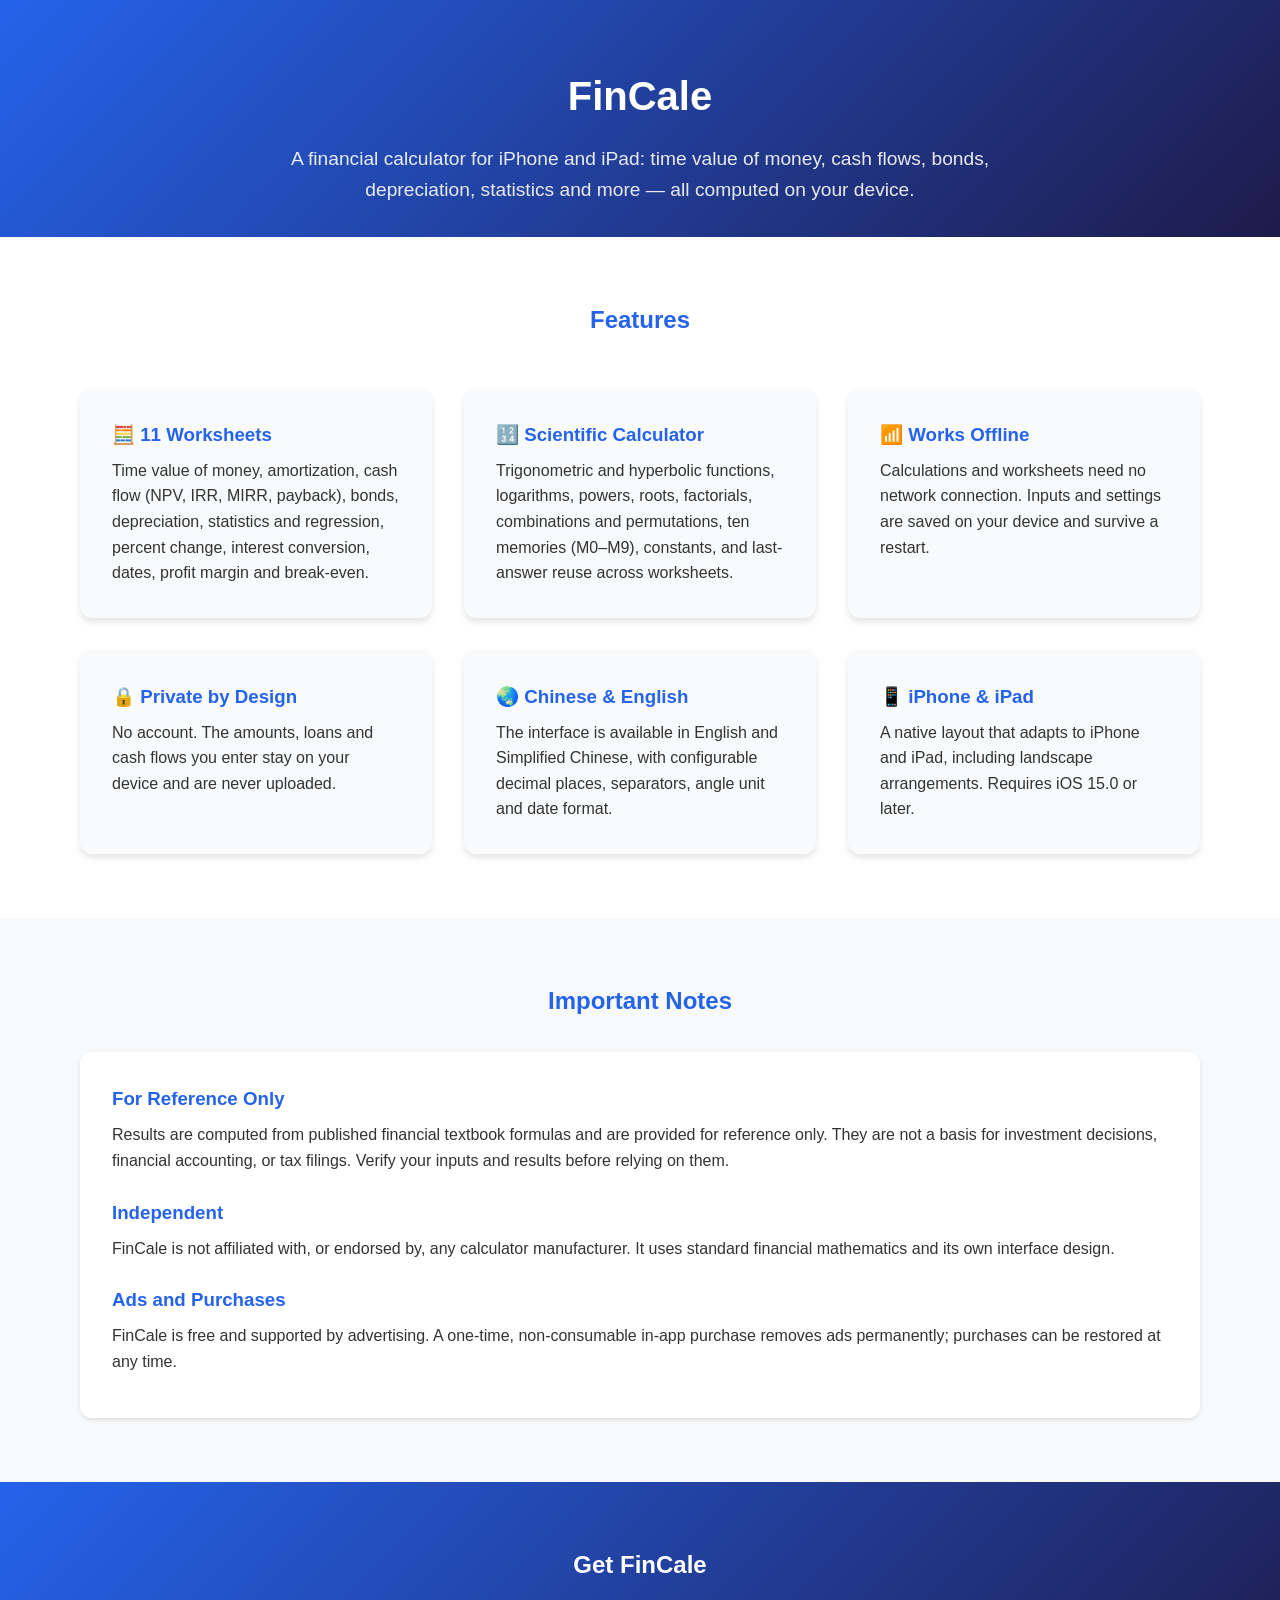
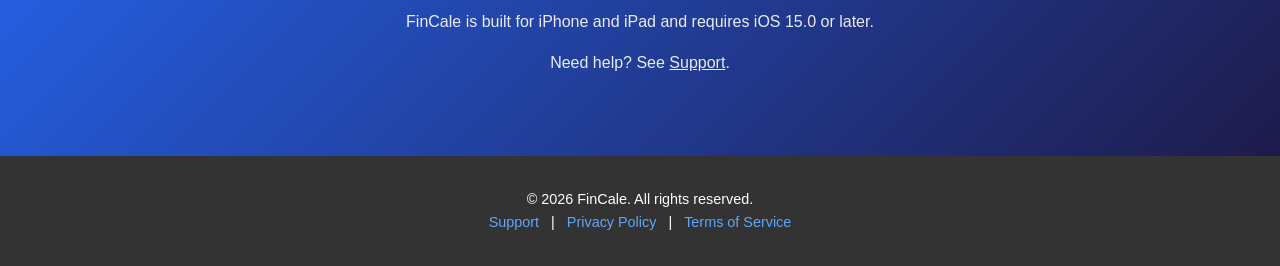
<file: index.html>
<!DOCTYPE html>
<html lang="en">
<head>
    <meta charset="UTF-8">
    <meta name="viewport" content="width=device-width, initial-scale=1.0">
    <title>FinCale - Financial Calculator for iOS</title>
    <link rel="stylesheet" href="assets/css/style.css">
</head>
<body>
    <header>
        <div class="container">
            <h1>FinCale</h1>
            <p>A financial calculator for iPhone and iPad: time value of money, cash flows,
               bonds, depreciation, statistics and more — all computed on your device.</p>
        </div>
    </header>

    <section class="features">
        <div class="container">
            <h2>Features</h2>
            <div class="feature-grid">
                <div class="feature-card">
                    <h3>🧮 11 Worksheets</h3>
                    <p>Time value of money, amortization, cash flow (NPV, IRR, MIRR, payback),
                       bonds, depreciation, statistics and regression, percent change, interest
                       conversion, dates, profit margin and break-even.</p>
                </div>
                <div class="feature-card">
                    <h3>🔢 Scientific Calculator</h3>
                    <p>Trigonometric and hyperbolic functions, logarithms, powers, roots,
                       factorials, combinations and permutations, ten memories (M0–M9),
                       constants, and last-answer reuse across worksheets.</p>
                </div>
                <div class="feature-card">
                    <h3>📶 Works Offline</h3>
                    <p>Calculations and worksheets need no network connection. Inputs and
                       settings are saved on your device and survive a restart.</p>
                </div>
                <div class="feature-card">
                    <h3>🔒 Private by Design</h3>
                    <p>No account. The amounts, loans and cash flows you enter stay on your
                       device and are never uploaded.</p>
                </div>
                <div class="feature-card">
                    <h3>🌏 Chinese &amp; English</h3>
                    <p>The interface is available in English and Simplified Chinese, with
                       configurable decimal places, separators, angle unit and date format.</p>
                </div>
                <div class="feature-card">
                    <h3>📱 iPhone &amp; iPad</h3>
                    <p>A native layout that adapts to iPhone and iPad, including landscape
                       arrangements. Requires iOS 15.0 or later.</p>
                </div>
            </div>
        </div>
    </section>

    <section class="compliance">
        <div class="container">
            <h2>Important Notes</h2>
            <div class="compliance-points">
                <h3>For Reference Only</h3>
                <p>Results are computed from published financial textbook formulas and are
                   provided for reference only. They are not a basis for investment decisions,
                   financial accounting, or tax filings. Verify your inputs and results before
                   relying on them.</p>

                <h3>Independent</h3>
                <p>FinCale is not affiliated with, or endorsed by, any calculator manufacturer.
                   It uses standard financial mathematics and its own interface design.</p>

                <h3>Ads and Purchases</h3>
                <p>FinCale is free and supported by advertising. A one-time, non-consumable
                   in-app purchase removes ads permanently; purchases can be restored at any
                   time.</p>
            </div>
        </div>
    </section>

    <section class="download">
        <div class="container">
            <h2>Get FinCale</h2>
            <p>FinCale is built for iPhone and iPad and requires iOS 15.0 or later.</p>
            <p>Need help? See <a href="support.html">Support</a>.</p>
        </div>
    </section>

    <footer>
        <div class="container">
            <p>&copy; 2026 FinCale. All rights reserved.</p>
            <p><a href="support.html">Support</a> | <a href="privacy.html">Privacy Policy</a> |
               <a href="terms.html">Terms of Service</a></p>
        </div>
    </footer>
</body>
</html>
</file>
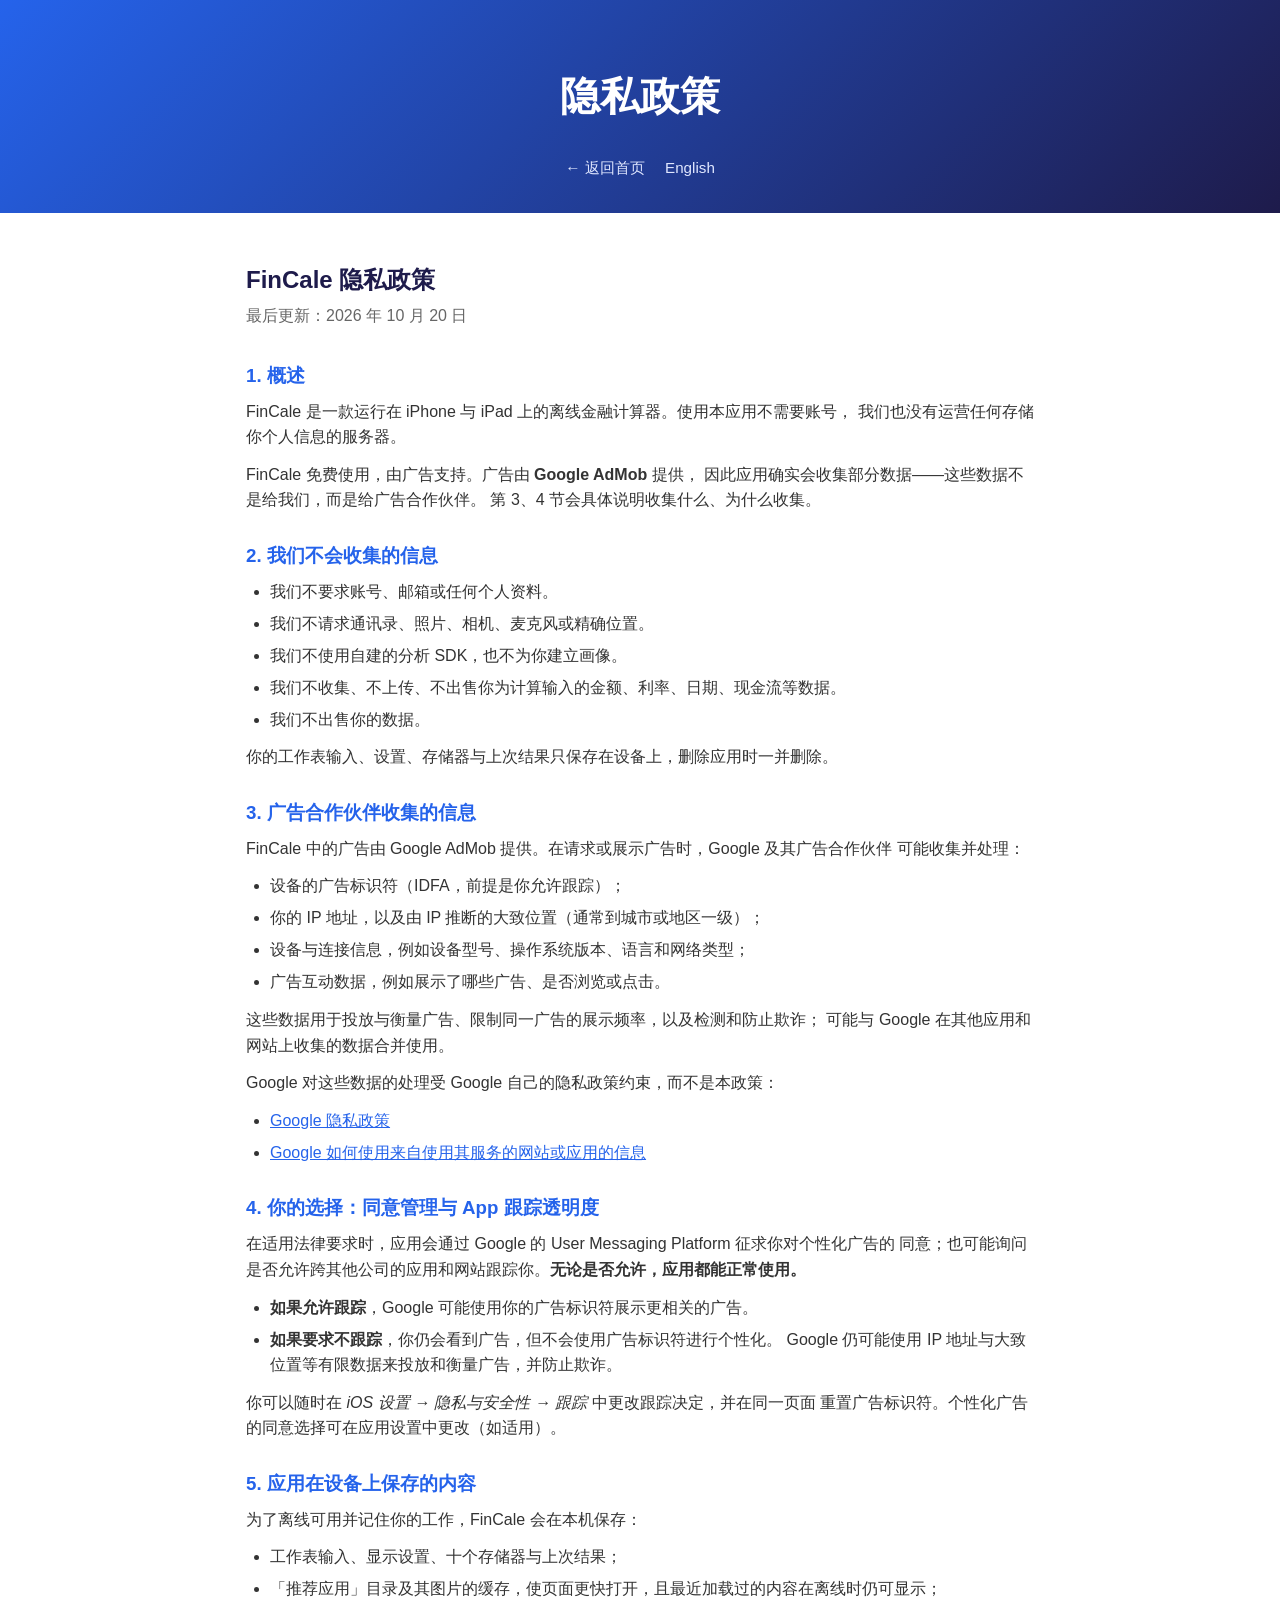
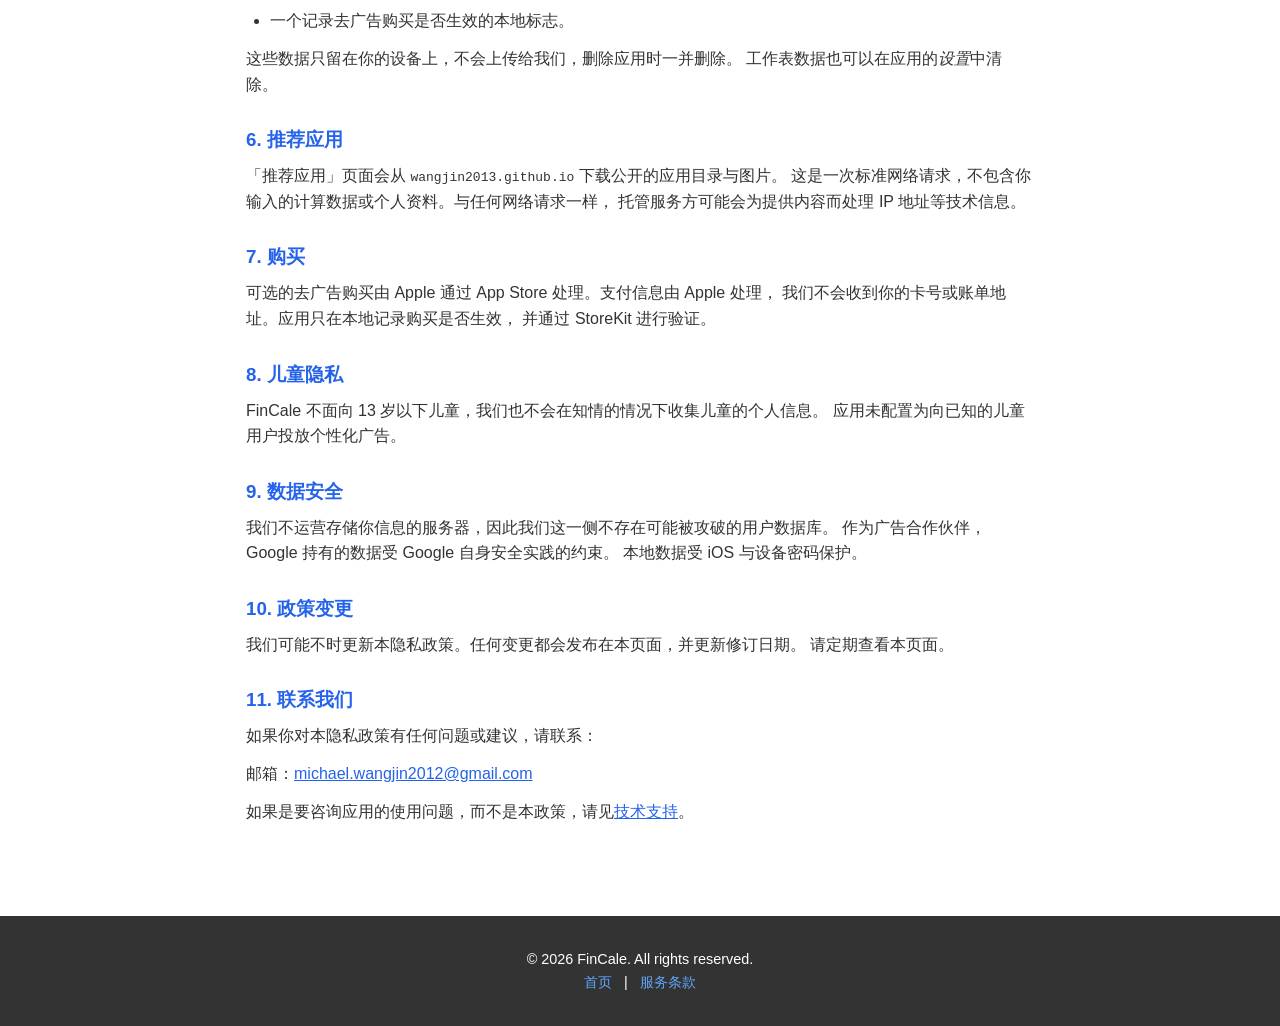
<file: privacy-zh.html>
<!DOCTYPE html>
<html lang="zh-Hans">
<head>
    <meta charset="UTF-8">
    <meta name="viewport" content="width=device-width, initial-scale=1.0">
    <title>隐私政策 - FinCale</title>
    <link rel="stylesheet" href="assets/css/style.css">
</head>
<body>
    <header>
        <div class="container">
            <h1>隐私政策</h1>
            <a href="index.html" class="back-link">← 返回首页</a>
            <a href="privacy.html" class="back-link">English</a>
        </div>
    </header>

    <section class="policy-content">
        <div class="container">
            <h2>FinCale 隐私政策</h2>
            <p class="updated">最后更新：2026 年 10 月 20 日</p>

            <div class="policy-section">
                <h3>1. 概述</h3>
                <p>FinCale 是一款运行在 iPhone 与 iPad 上的离线金融计算器。使用本应用不需要账号，
                   我们也没有运营任何存储你个人信息的服务器。</p>
                <p>FinCale 免费使用，由广告支持。广告由 <strong>Google AdMob</strong> 提供，
                   因此应用确实会收集部分数据——这些数据不是给我们，而是给广告合作伙伴。
                   第 3、4 节会具体说明收集什么、为什么收集。</p>
            </div>

            <div class="policy-section">
                <h3>2. 我们不会收集的信息</h3>
                <ul>
                    <li>我们不要求账号、邮箱或任何个人资料。</li>
                    <li>我们不请求通讯录、照片、相机、麦克风或精确位置。</li>
                    <li>我们不使用自建的分析 SDK，也不为你建立画像。</li>
                    <li>我们不收集、不上传、不出售你为计算输入的金额、利率、日期、现金流等数据。</li>
                    <li>我们不出售你的数据。</li>
                </ul>
                <p>你的工作表输入、设置、存储器与上次结果只保存在设备上，删除应用时一并删除。</p>
            </div>

            <div class="policy-section">
                <h3>3. 广告合作伙伴收集的信息</h3>
                <p>FinCale 中的广告由 Google AdMob 提供。在请求或展示广告时，Google 及其广告合作伙伴
                   可能收集并处理：</p>
                <ul>
                    <li>设备的广告标识符（IDFA，前提是你允许跟踪）；</li>
                    <li>你的 IP 地址，以及由 IP 推断的大致位置（通常到城市或地区一级）；</li>
                    <li>设备与连接信息，例如设备型号、操作系统版本、语言和网络类型；</li>
                    <li>广告互动数据，例如展示了哪些广告、是否浏览或点击。</li>
                </ul>
                <p>这些数据用于投放与衡量广告、限制同一广告的展示频率，以及检测和防止欺诈；
                   可能与 Google 在其他应用和网站上收集的数据合并使用。</p>
                <p>Google 对这些数据的处理受 Google 自己的隐私政策约束，而不是本政策：</p>
                <ul>
                    <li><a href="https://policies.google.com/privacy" rel="noopener">Google 隐私政策</a></li>
                    <li><a href="https://policies.google.com/technologies/partner-sites"
                           rel="noopener">Google 如何使用来自使用其服务的网站或应用的信息</a></li>
                </ul>
            </div>

            <div class="policy-section">
                <h3>4. 你的选择：同意管理与 App 跟踪透明度</h3>
                <p>在适用法律要求时，应用会通过 Google 的 User Messaging Platform 征求你对个性化广告的
                   同意；也可能询问是否允许跨其他公司的应用和网站跟踪你。<strong>无论是否允许，应用都能正常使用。</strong></p>
                <ul>
                    <li><strong>如果允许跟踪</strong>，Google 可能使用你的广告标识符展示更相关的广告。</li>
                    <li><strong>如果要求不跟踪</strong>，你仍会看到广告，但不会使用广告标识符进行个性化。
                       Google 仍可能使用 IP 地址与大致位置等有限数据来投放和衡量广告，并防止欺诈。</li>
                </ul>
                <p>你可以随时在 <em>iOS 设置 → 隐私与安全性 → 跟踪</em> 中更改跟踪决定，并在同一页面
                   重置广告标识符。个性化广告的同意选择可在应用设置中更改（如适用）。</p>
            </div>

            <div class="policy-section">
                <h3>5. 应用在设备上保存的内容</h3>
                <p>为了离线可用并记住你的工作，FinCale 会在本机保存：</p>
                <ul>
                    <li>工作表输入、显示设置、十个存储器与上次结果；</li>
                    <li>「推荐应用」目录及其图片的缓存，使页面更快打开，且最近加载过的内容在离线时仍可显示；</li>
                    <li>一个记录去广告购买是否生效的本地标志。</li>
                </ul>
                <p>这些数据只留在你的设备上，不会上传给我们，删除应用时一并删除。
                   工作表数据也可以在应用的<em>设置</em>中清除。</p>
            </div>

            <div class="policy-section">
                <h3>6. 推荐应用</h3>
                <p>「推荐应用」页面会从 <code>wangjin2013.github.io</code> 下载公开的应用目录与图片。
                   这是一次标准网络请求，不包含你输入的计算数据或个人资料。与任何网络请求一样，
                   托管服务方可能会为提供内容而处理 IP 地址等技术信息。</p>
            </div>

            <div class="policy-section">
                <h3>7. 购买</h3>
                <p>可选的去广告购买由 Apple 通过 App Store 处理。支付信息由 Apple 处理，
                   我们不会收到你的卡号或账单地址。应用只在本地记录购买是否生效，
                   并通过 StoreKit 进行验证。</p>
            </div>

            <div class="policy-section">
                <h3>8. 儿童隐私</h3>
                <p>FinCale 不面向 13 岁以下儿童，我们也不会在知情的情况下收集儿童的个人信息。
                   应用未配置为向已知的儿童用户投放个性化广告。</p>
            </div>

            <div class="policy-section">
                <h3>9. 数据安全</h3>
                <p>我们不运营存储你信息的服务器，因此我们这一侧不存在可能被攻破的用户数据库。
                   作为广告合作伙伴，Google 持有的数据受 Google 自身安全实践的约束。
                   本地数据受 iOS 与设备密码保护。</p>
            </div>

            <div class="policy-section">
                <h3>10. 政策变更</h3>
                <p>我们可能不时更新本隐私政策。任何变更都会发布在本页面，并更新修订日期。
                   请定期查看本页面。</p>
            </div>

            <div class="policy-section">
                <h3>11. 联系我们</h3>
                <p>如果你对本隐私政策有任何问题或建议，请联系：</p>
                <p>邮箱：<a href="mailto:michael.wangjin2012@gmail.com">michael.wangjin2012@gmail.com</a></p>
                <p>如果是要咨询应用的使用问题，而不是本政策，请见<a href="support-zh.html">技术支持</a>。</p>
            </div>
        </div>
    </section>

    <footer>
        <div class="container">
            <p>&copy; 2026 FinCale. All rights reserved.</p>
            <p><a href="index.html">首页</a> | <a href="terms-zh.html">服务条款</a></p>
        </div>
    </footer>
</body>
</html>
</file>
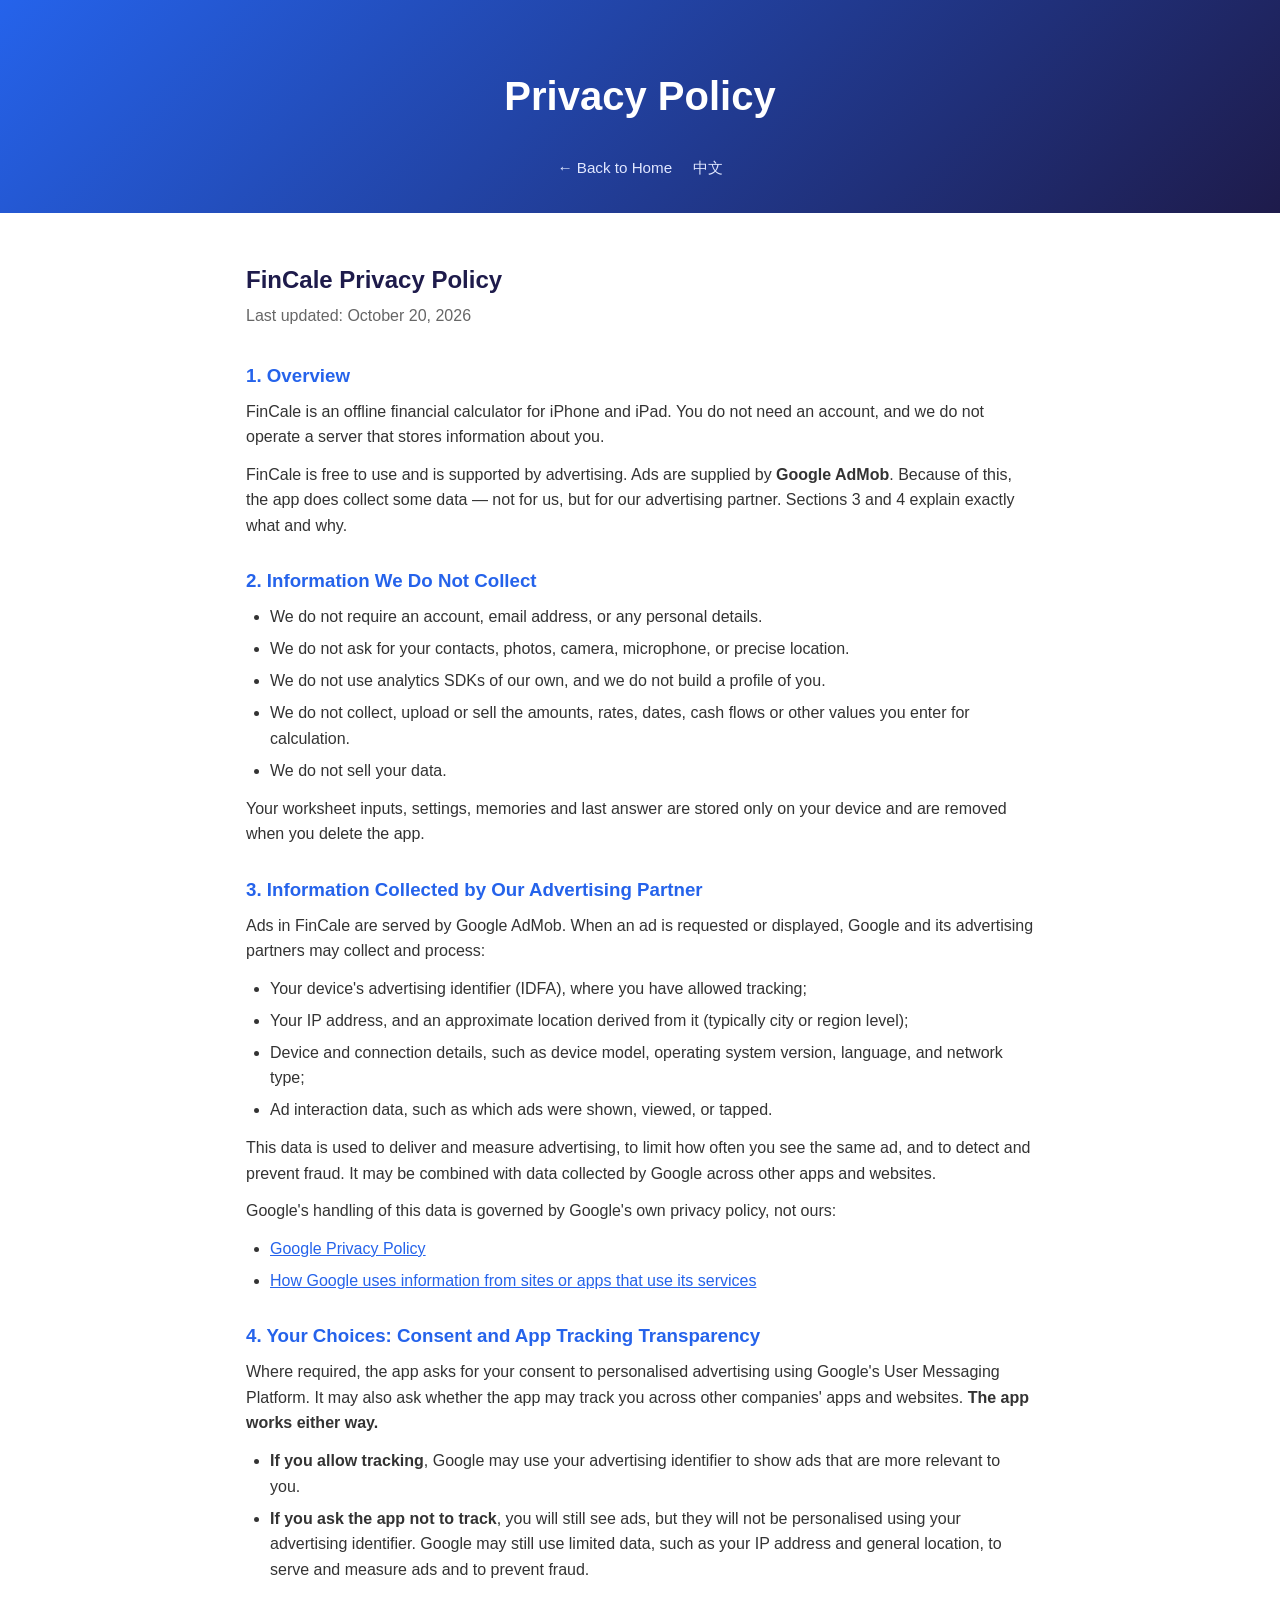
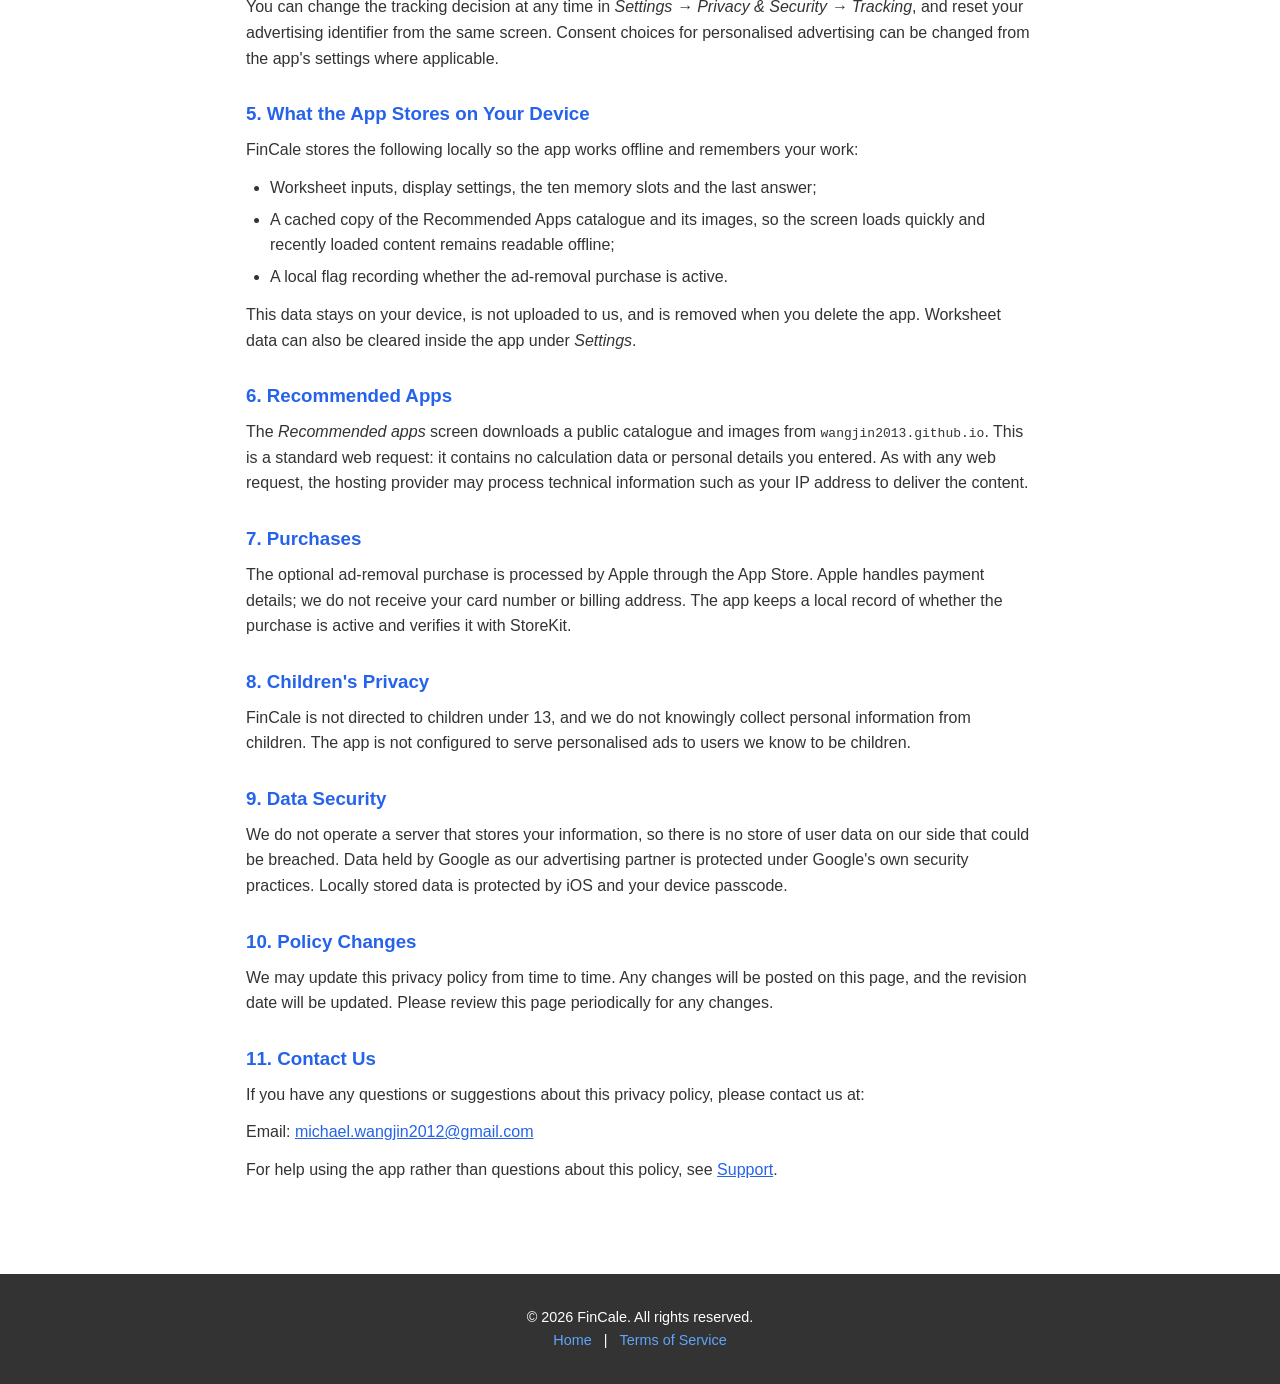
<file: privacy.html>
<!DOCTYPE html>
<html lang="en">
<head>
    <meta charset="UTF-8">
    <meta name="viewport" content="width=device-width, initial-scale=1.0">
    <title>Privacy Policy - FinCale</title>
    <link rel="stylesheet" href="assets/css/style.css">
</head>
<body>
    <header>
        <div class="container">
            <h1>Privacy Policy</h1>
            <a href="index.html" class="back-link">← Back to Home</a>
            <a href="privacy-zh.html" class="back-link">中文</a>
        </div>
    </header>

    <section class="policy-content">
        <div class="container">
            <h2>FinCale Privacy Policy</h2>
            <p class="updated">Last updated: October 20, 2026</p>

            <div class="policy-section">
                <h3>1. Overview</h3>
                <p>FinCale is an offline financial calculator for iPhone and iPad. You do not
                   need an account, and we do not operate a server that stores information
                   about you.</p>
                <p>FinCale is free to use and is supported by advertising. Ads are supplied by
                   <strong>Google AdMob</strong>. Because of this, the app does collect some
                   data — not for us, but for our advertising partner. Sections 3 and 4 explain
                   exactly what and why.</p>
            </div>

            <div class="policy-section">
                <h3>2. Information We Do Not Collect</h3>
                <ul>
                    <li>We do not require an account, email address, or any personal details.</li>
                    <li>We do not ask for your contacts, photos, camera, microphone, or precise
                        location.</li>
                    <li>We do not use analytics SDKs of our own, and we do not build a profile
                        of you.</li>
                    <li>We do not collect, upload or sell the amounts, rates, dates, cash flows
                        or other values you enter for calculation.</li>
                    <li>We do not sell your data.</li>
                </ul>
                <p>Your worksheet inputs, settings, memories and last answer are stored only on
                   your device and are removed when you delete the app.</p>
            </div>

            <div class="policy-section">
                <h3>3. Information Collected by Our Advertising Partner</h3>
                <p>Ads in FinCale are served by Google AdMob. When an ad is requested or
                   displayed, Google and its advertising partners may collect and process:</p>
                <ul>
                    <li>Your device's advertising identifier (IDFA), where you have allowed
                        tracking;</li>
                    <li>Your IP address, and an approximate location derived from it (typically
                        city or region level);</li>
                    <li>Device and connection details, such as device model, operating system
                        version, language, and network type;</li>
                    <li>Ad interaction data, such as which ads were shown, viewed, or
                        tapped.</li>
                </ul>
                <p>This data is used to deliver and measure advertising, to limit how often you
                   see the same ad, and to detect and prevent fraud. It may be combined with
                   data collected by Google across other apps and websites.</p>
                <p>Google's handling of this data is governed by Google's own privacy policy,
                   not ours:</p>
                <ul>
                    <li><a href="https://policies.google.com/privacy" rel="noopener">Google
                        Privacy Policy</a></li>
                    <li><a href="https://policies.google.com/technologies/partner-sites"
                           rel="noopener">How Google uses information from sites or apps that
                        use its services</a></li>
                </ul>
            </div>

            <div class="policy-section">
                <h3>4. Your Choices: Consent and App Tracking Transparency</h3>
                <p>Where required, the app asks for your consent to personalised advertising using
                   Google's User Messaging Platform. It may also ask whether the app may track
                   you across other companies' apps and websites. <strong>The app works either
                   way.</strong></p>
                <ul>
                    <li><strong>If you allow tracking</strong>, Google may use your advertising
                        identifier to show ads that are more relevant to you.</li>
                    <li><strong>If you ask the app not to track</strong>, you will still see ads,
                        but they will not be personalised using your advertising identifier.
                        Google may still use limited data, such as your IP address and general
                        location, to serve and measure ads and to prevent fraud.</li>
                </ul>
                <p>You can change the tracking decision at any time in <em>Settings → Privacy
                   &amp; Security → Tracking</em>, and reset your advertising identifier from
                   the same screen. Consent choices for personalised advertising can be changed
                   from the app's settings where applicable.</p>
            </div>

            <div class="policy-section">
                <h3>5. What the App Stores on Your Device</h3>
                <p>FinCale stores the following locally so the app works offline and remembers
                   your work:</p>
                <ul>
                    <li>Worksheet inputs, display settings, the ten memory slots and the last
                        answer;</li>
                    <li>A cached copy of the Recommended Apps catalogue and its images, so the
                        screen loads quickly and recently loaded content remains readable
                        offline;</li>
                    <li>A local flag recording whether the ad-removal purchase is active.</li>
                </ul>
                <p>This data stays on your device, is not uploaded to us, and is removed when you
                   delete the app. Worksheet data can also be cleared inside the app under
                   <em>Settings</em>.</p>
            </div>

            <div class="policy-section">
                <h3>6. Recommended Apps</h3>
                <p>The <em>Recommended apps</em> screen downloads a public catalogue and images
                   from <code>wangjin2013.github.io</code>. This is a standard web request: it
                   contains no calculation data or personal details you entered. As with any
                   web request, the hosting provider may process technical information such as
                   your IP address to deliver the content.</p>
            </div>

            <div class="policy-section">
                <h3>7. Purchases</h3>
                <p>The optional ad-removal purchase is processed by Apple through the App Store.
                   Apple handles payment details; we do not receive your card number or billing
                   address. The app keeps a local record of whether the purchase is active and
                   verifies it with StoreKit.</p>
            </div>

            <div class="policy-section">
                <h3>8. Children's Privacy</h3>
                <p>FinCale is not directed to children under 13, and we do not knowingly collect
                   personal information from children. The app is not configured to serve
                   personalised ads to users we know to be children.</p>
            </div>

            <div class="policy-section">
                <h3>9. Data Security</h3>
                <p>We do not operate a server that stores your information, so there is no store
                   of user data on our side that could be breached. Data held by Google as our
                   advertising partner is protected under Google's own security practices.
                   Locally stored data is protected by iOS and your device passcode.</p>
            </div>

            <div class="policy-section">
                <h3>10. Policy Changes</h3>
                <p>We may update this privacy policy from time to time. Any changes will be
                   posted on this page, and the revision date will be updated. Please review
                   this page periodically for any changes.</p>
            </div>

            <div class="policy-section">
                <h3>11. Contact Us</h3>
                <p>If you have any questions or suggestions about this privacy policy, please
                   contact us at:</p>
                <p>Email: <a href="mailto:michael.wangjin2012@gmail.com">michael.wangjin2012@gmail.com</a></p>
                <p>For help using the app rather than questions about this policy, see
                   <a href="support.html">Support</a>.</p>
            </div>
        </div>
    </section>

    <footer>
        <div class="container">
            <p>&copy; 2026 FinCale. All rights reserved.</p>
            <p><a href="index.html">Home</a> | <a href="terms.html">Terms of Service</a></p>
        </div>
    </footer>
</body>
</html>
</file>
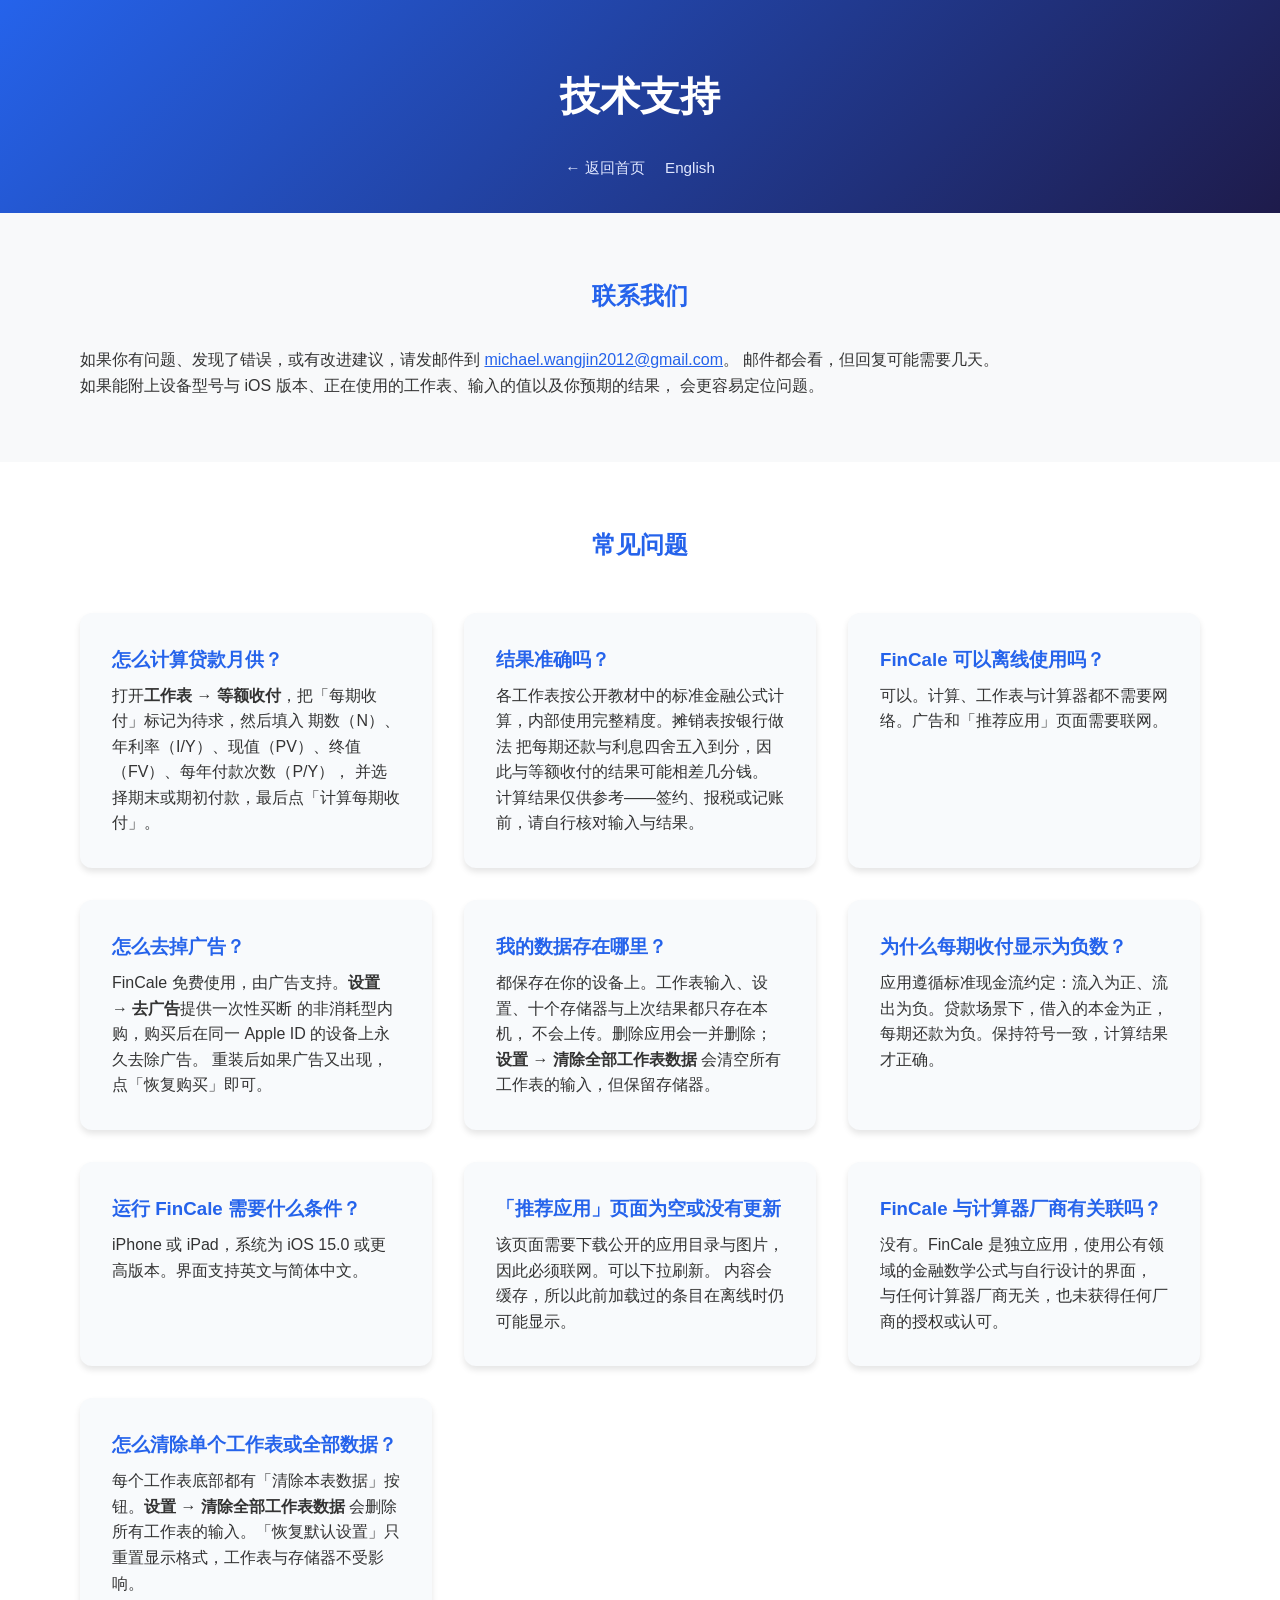
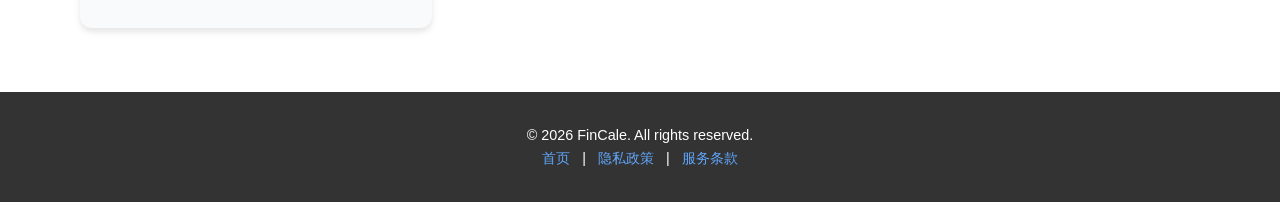
<file: support-zh.html>
<!DOCTYPE html>
<html lang="zh-Hans">
<head>
    <meta charset="UTF-8">
    <meta name="viewport" content="width=device-width, initial-scale=1.0">
    <title>技术支持 - FinCale</title>
    <link rel="stylesheet" href="assets/css/style.css">
</head>
<body>
    <header>
        <div class="container">
            <h1>技术支持</h1>
            <a href="index.html" class="back-link">← 返回首页</a>
            <a href="support.html" class="back-link">English</a>
        </div>
    </header>

    <section class="compliance">
        <div class="container">
            <h2>联系我们</h2>
            <p>如果你有问题、发现了错误，或有改进建议，请发邮件到
               <a href="mailto:michael.wangjin2012@gmail.com">michael.wangjin2012@gmail.com</a>。
               邮件都会看，但回复可能需要几天。</p>
            <p>如果能附上设备型号与 iOS 版本、正在使用的工作表、输入的值以及你预期的结果，
               会更容易定位问题。</p>
        </div>
    </section>

    <section class="features">
        <div class="container">
            <h2>常见问题</h2>
            <div class="feature-grid">
                <div class="feature-card">
                    <h3>怎么计算贷款月供？</h3>
                    <p>打开<strong>工作表 → 等额收付</strong>，把「每期收付」标记为待求，然后填入
                       期数（N）、年利率（I/Y）、现值（PV）、终值（FV）、每年付款次数（P/Y），
                       并选择期末或期初付款，最后点「计算每期收付」。</p>
                </div>
                <div class="feature-card">
                    <h3>结果准确吗？</h3>
                    <p>各工作表按公开教材中的标准金融公式计算，内部使用完整精度。摊销表按银行做法
                       把每期还款与利息四舍五入到分，因此与等额收付的结果可能相差几分钱。
                       计算结果仅供参考——签约、报税或记账前，请自行核对输入与结果。</p>
                </div>
                <div class="feature-card">
                    <h3>FinCale 可以离线使用吗？</h3>
                    <p>可以。计算、工作表与计算器都不需要网络。广告和「推荐应用」页面需要联网。</p>
                </div>
                <div class="feature-card">
                    <h3>怎么去掉广告？</h3>
                    <p>FinCale 免费使用，由广告支持。<strong>设置 → 去广告</strong>提供一次性买断
                       的非消耗型内购，购买后在同一 Apple ID 的设备上永久去除广告。
                       重装后如果广告又出现，点「恢复购买」即可。</p>
                </div>
                <div class="feature-card">
                    <h3>我的数据存在哪里？</h3>
                    <p>都保存在你的设备上。工作表输入、设置、十个存储器与上次结果都只存在本机，
                       不会上传。删除应用会一并删除；<strong>设置 → 清除全部工作表数据</strong>
                       会清空所有工作表的输入，但保留存储器。</p>
                </div>
                <div class="feature-card">
                    <h3>为什么每期收付显示为负数？</h3>
                    <p>应用遵循标准现金流约定：流入为正、流出为负。贷款场景下，借入的本金为正，
                       每期还款为负。保持符号一致，计算结果才正确。</p>
                </div>
                <div class="feature-card">
                    <h3>运行 FinCale 需要什么条件？</h3>
                    <p>iPhone 或 iPad，系统为 iOS 15.0 或更高版本。界面支持英文与简体中文。</p>
                </div>
                <div class="feature-card">
                    <h3>「推荐应用」页面为空或没有更新</h3>
                    <p>该页面需要下载公开的应用目录与图片，因此必须联网。可以下拉刷新。
                       内容会缓存，所以此前加载过的条目在离线时仍可能显示。</p>
                </div>
                <div class="feature-card">
                    <h3>FinCale 与计算器厂商有关联吗？</h3>
                    <p>没有。FinCale 是独立应用，使用公有领域的金融数学公式与自行设计的界面，
                       与任何计算器厂商无关，也未获得任何厂商的授权或认可。</p>
                </div>
                <div class="feature-card">
                    <h3>怎么清除单个工作表或全部数据？</h3>
                    <p>每个工作表底部都有「清除本表数据」按钮。<strong>设置 → 清除全部工作表数据</strong>
                       会删除所有工作表的输入。「恢复默认设置」只重置显示格式，工作表与存储器不受影响。</p>
                </div>
            </div>
        </div>
    </section>

    <footer>
        <div class="container">
            <p>&copy; 2026 FinCale. All rights reserved.</p>
            <p><a href="index.html">首页</a> | <a href="privacy-zh.html">隐私政策</a> |
               <a href="terms-zh.html">服务条款</a></p>
        </div>
    </footer>
</body>
</html>
</file>
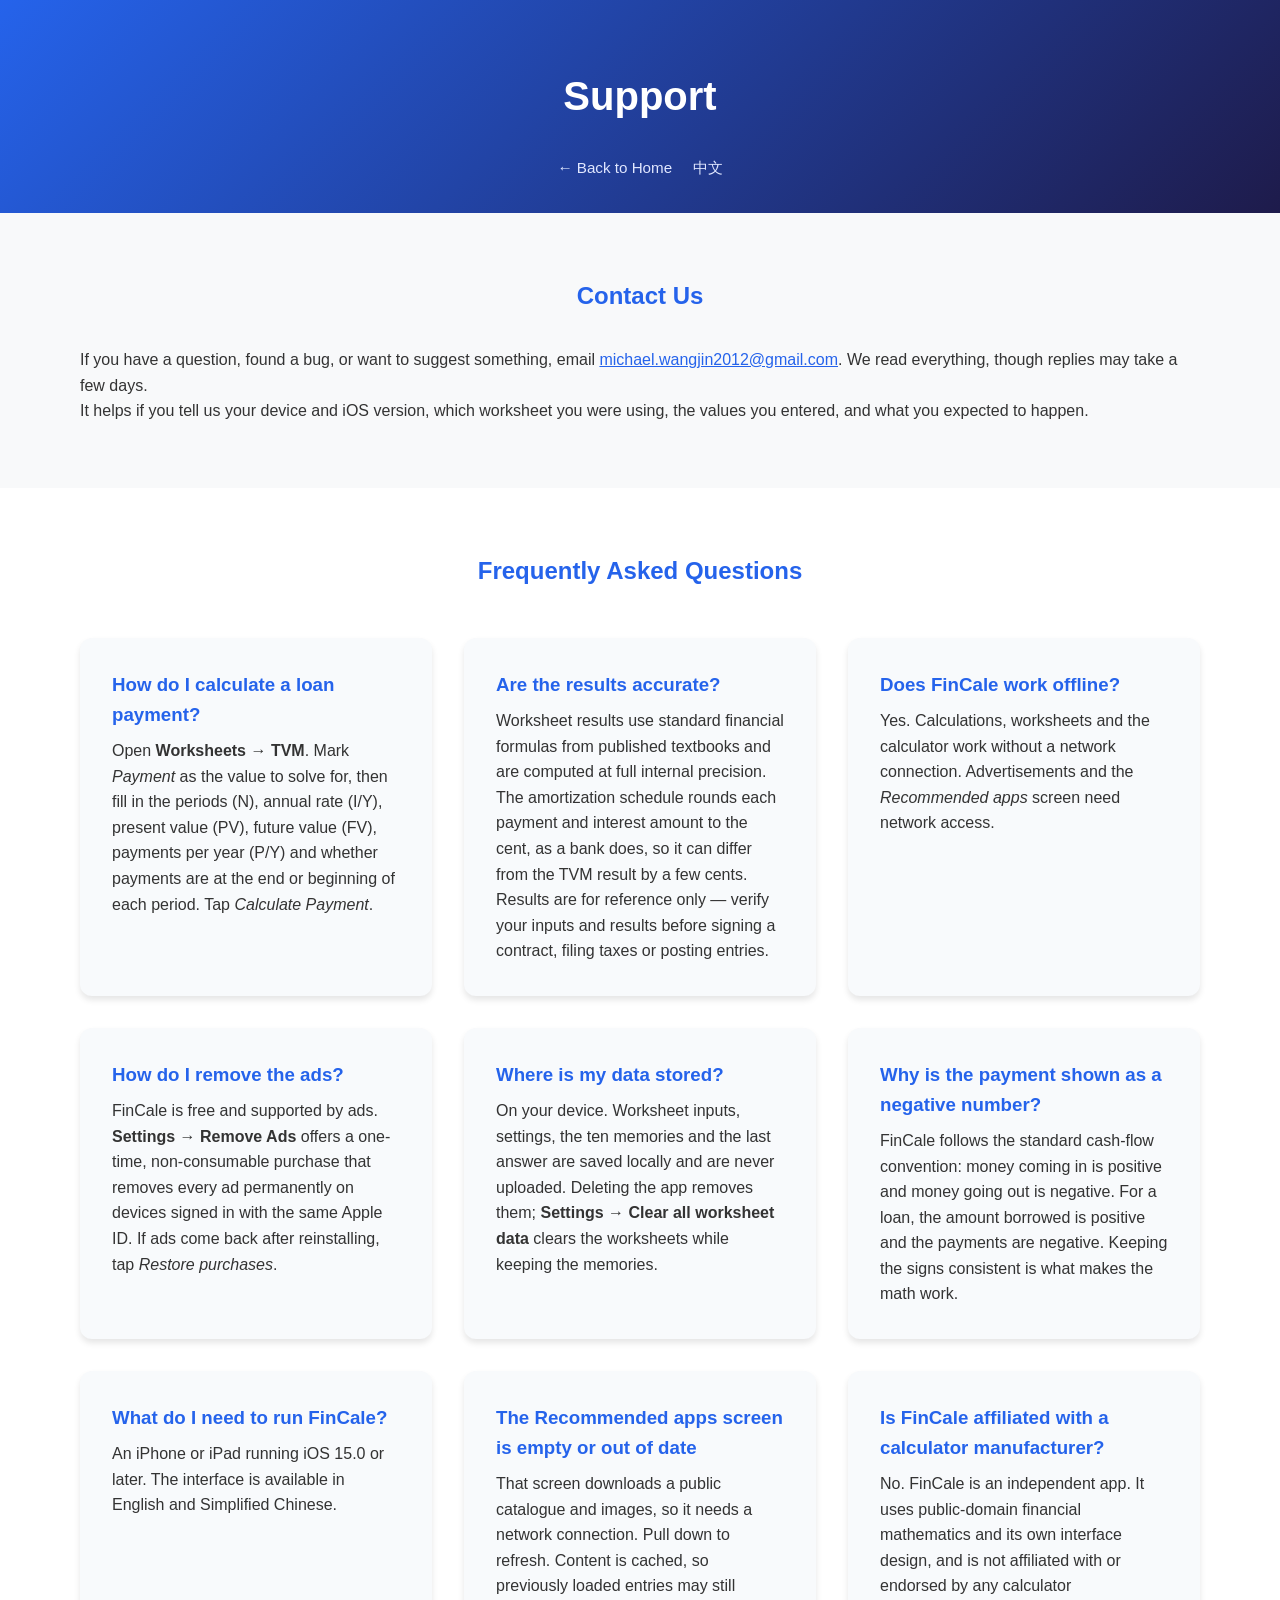
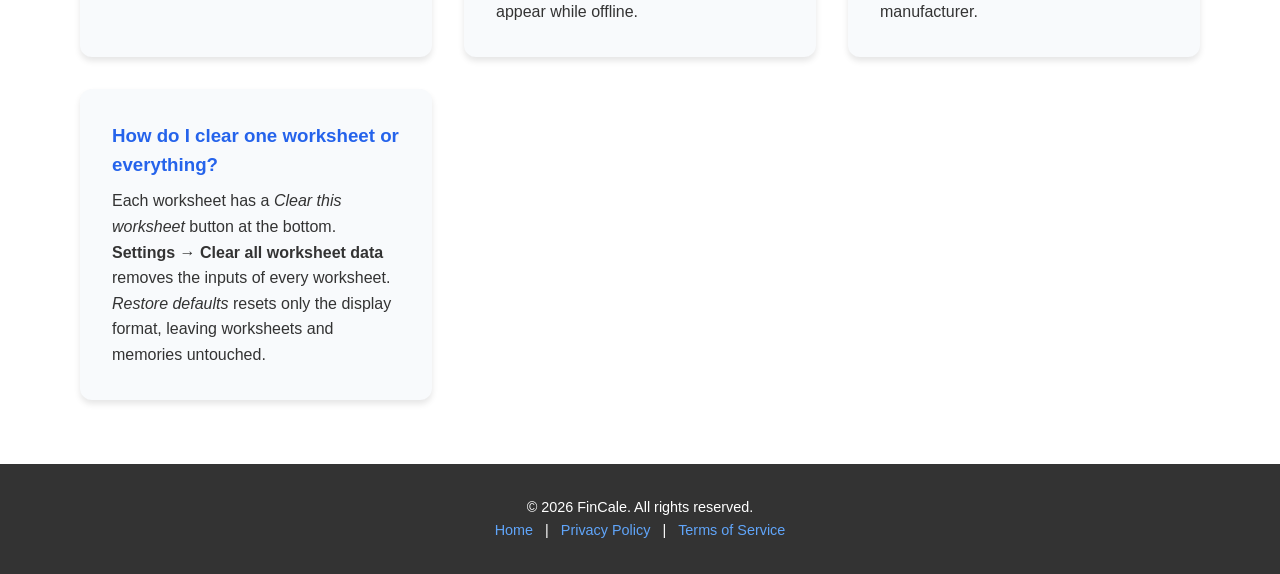
<file: support.html>
<!DOCTYPE html>
<html lang="en">
<head>
    <meta charset="UTF-8">
    <meta name="viewport" content="width=device-width, initial-scale=1.0">
    <title>Support - FinCale</title>
    <link rel="stylesheet" href="assets/css/style.css">
</head>
<body>
    <header>
        <div class="container">
            <h1>Support</h1>
            <a href="index.html" class="back-link">← Back to Home</a>
            <a href="support-zh.html" class="back-link">中文</a>
        </div>
    </header>

    <section class="compliance">
        <div class="container">
            <h2>Contact Us</h2>
            <p>If you have a question, found a bug, or want to suggest something, email
               <a href="mailto:michael.wangjin2012@gmail.com">michael.wangjin2012@gmail.com</a>.
               We read everything, though replies may take a few days.</p>
            <p>It helps if you tell us your device and iOS version, which worksheet you were
               using, the values you entered, and what you expected to happen.</p>
        </div>
    </section>

    <section class="features">
        <div class="container">
            <h2>Frequently Asked Questions</h2>
            <div class="feature-grid">
                <div class="feature-card">
                    <h3>How do I calculate a loan payment?</h3>
                    <p>Open <strong>Worksheets → TVM</strong>. Mark <em>Payment</em> as the value
                       to solve for, then fill in the periods (N), annual rate (I/Y), present
                       value (PV), future value (FV), payments per year (P/Y) and whether
                       payments are at the end or beginning of each period. Tap
                       <em>Calculate Payment</em>.</p>
                </div>
                <div class="feature-card">
                    <h3>Are the results accurate?</h3>
                    <p>Worksheet results use standard financial formulas from published
                       textbooks and are computed at full internal precision. The amortization
                       schedule rounds each payment and interest amount to the cent, as a bank
                       does, so it can differ from the TVM result by a few cents. Results are
                       for reference only — verify your inputs and results before signing a
                       contract, filing taxes or posting entries.</p>
                </div>
                <div class="feature-card">
                    <h3>Does FinCale work offline?</h3>
                    <p>Yes. Calculations, worksheets and the calculator work without a network
                       connection. Advertisements and the <em>Recommended apps</em> screen need
                       network access.</p>
                </div>
                <div class="feature-card">
                    <h3>How do I remove the ads?</h3>
                    <p>FinCale is free and supported by ads. <strong>Settings → Remove Ads</strong>
                       offers a one-time, non-consumable purchase that removes every ad
                       permanently on devices signed in with the same Apple ID. If ads come
                       back after reinstalling, tap <em>Restore purchases</em>.</p>
                </div>
                <div class="feature-card">
                    <h3>Where is my data stored?</h3>
                    <p>On your device. Worksheet inputs, settings, the ten memories and the last
                       answer are saved locally and are never uploaded. Deleting the app removes
                       them; <strong>Settings → Clear all worksheet data</strong> clears the
                       worksheets while keeping the memories.</p>
                </div>
                <div class="feature-card">
                    <h3>Why is the payment shown as a negative number?</h3>
                    <p>FinCale follows the standard cash-flow convention: money coming in is
                       positive and money going out is negative. For a loan, the amount borrowed
                       is positive and the payments are negative. Keeping the signs consistent
                       is what makes the math work.</p>
                </div>
                <div class="feature-card">
                    <h3>What do I need to run FinCale?</h3>
                    <p>An iPhone or iPad running iOS 15.0 or later. The interface is available in
                       English and Simplified Chinese.</p>
                </div>
                <div class="feature-card">
                    <h3>The Recommended apps screen is empty or out of date</h3>
                    <p>That screen downloads a public catalogue and images, so it needs a network
                       connection. Pull down to refresh. Content is cached, so previously loaded
                       entries may still appear while offline.</p>
                </div>
                <div class="feature-card">
                    <h3>Is FinCale affiliated with a calculator manufacturer?</h3>
                    <p>No. FinCale is an independent app. It uses public-domain financial
                       mathematics and its own interface design, and is not affiliated with or
                       endorsed by any calculator manufacturer.</p>
                </div>
                <div class="feature-card">
                    <h3>How do I clear one worksheet or everything?</h3>
                    <p>Each worksheet has a <em>Clear this worksheet</em> button at the bottom.
                       <strong>Settings → Clear all worksheet data</strong> removes the inputs of
                       every worksheet. <em>Restore defaults</em> resets only the display format,
                       leaving worksheets and memories untouched.</p>
                </div>
            </div>
        </div>
    </section>

    <footer>
        <div class="container">
            <p>&copy; 2026 FinCale. All rights reserved.</p>
            <p><a href="index.html">Home</a> | <a href="privacy.html">Privacy Policy</a> |
               <a href="terms.html">Terms of Service</a></p>
        </div>
    </footer>
</body>
</html>
</file>
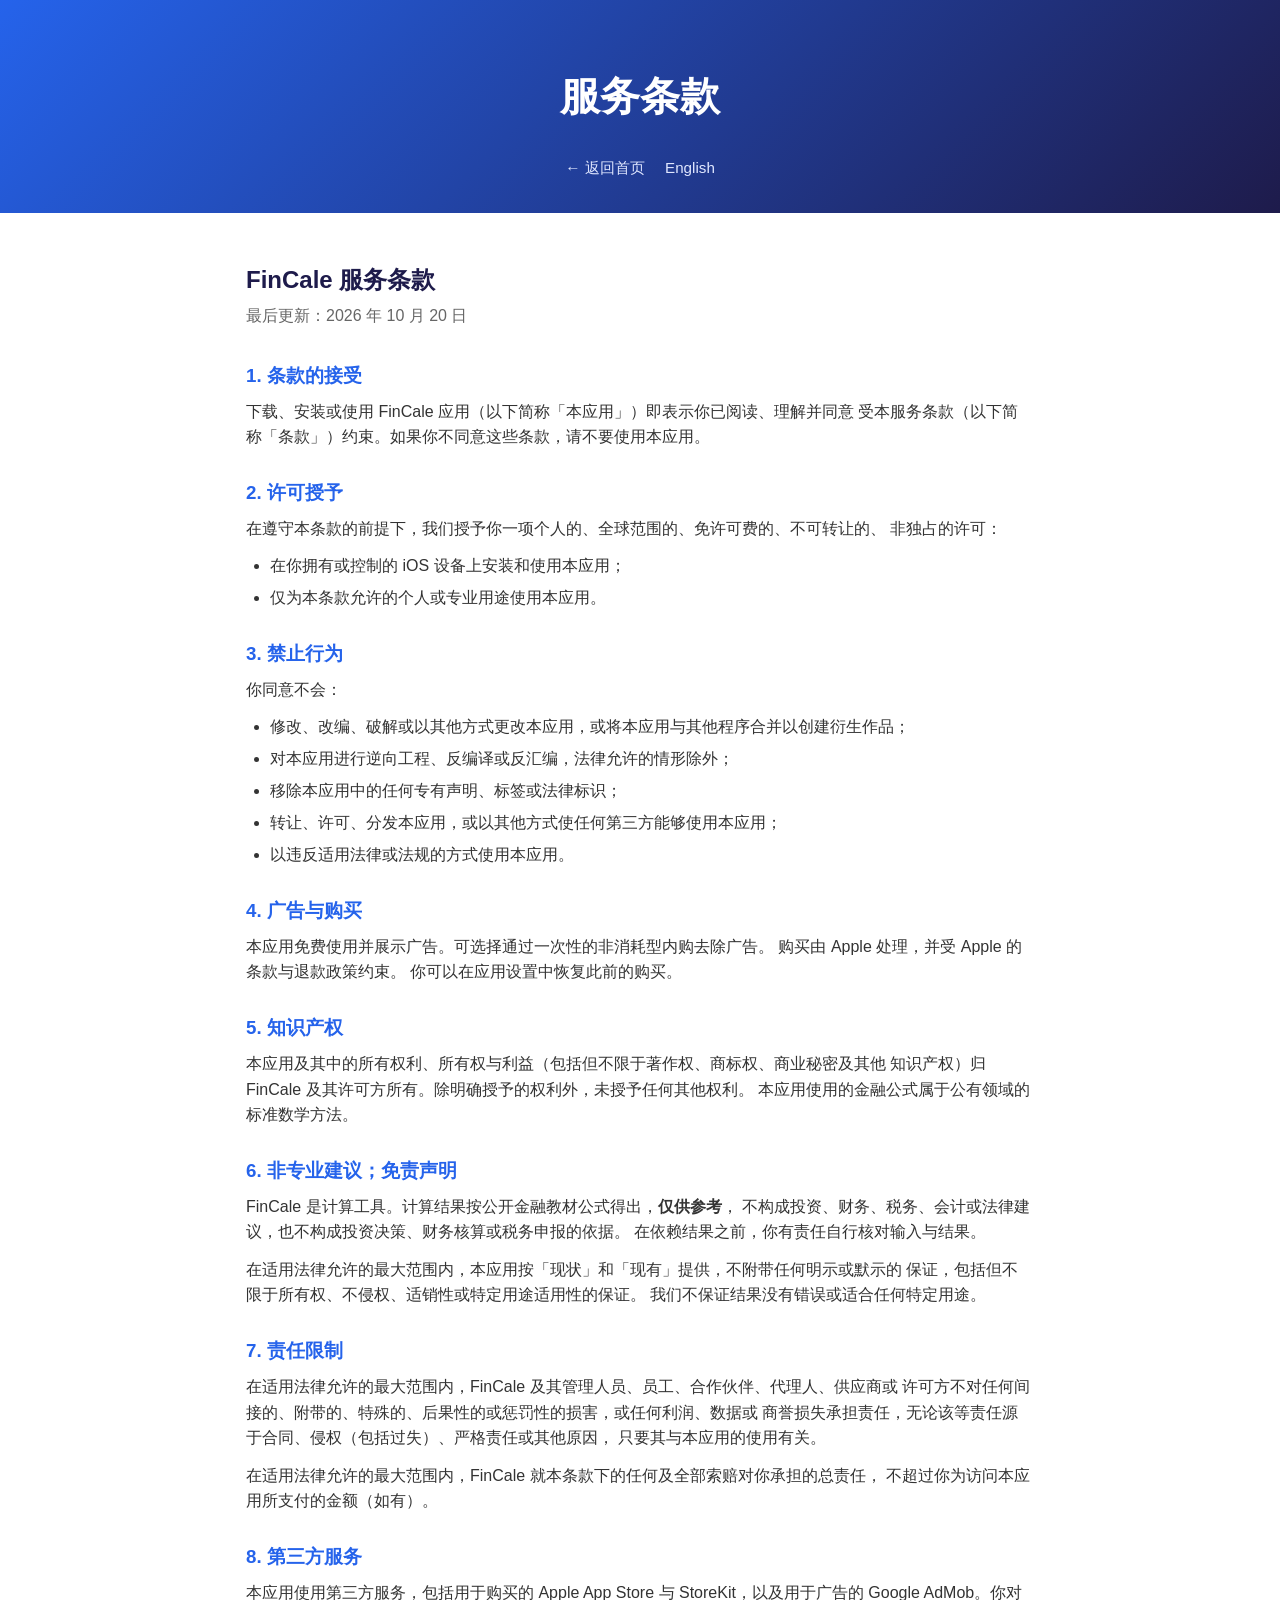
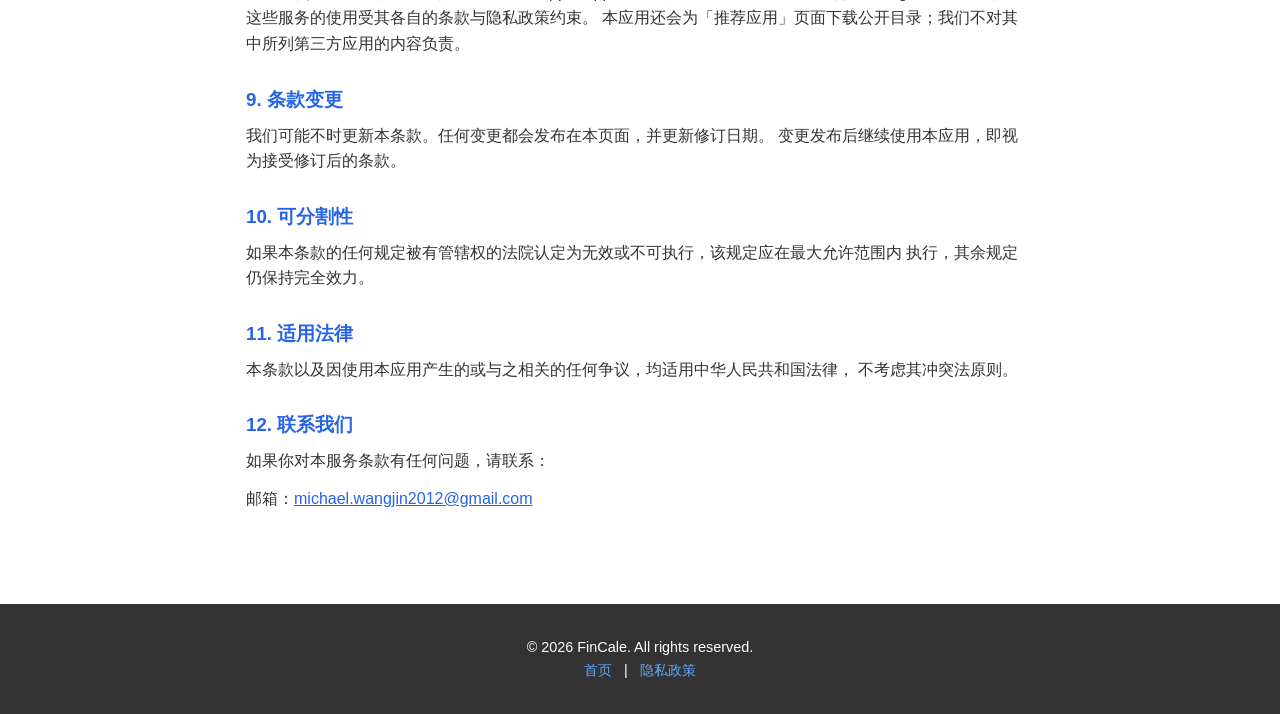
<file: terms-zh.html>
<!DOCTYPE html>
<html lang="zh-Hans">
<head>
    <meta charset="UTF-8">
    <meta name="viewport" content="width=device-width, initial-scale=1.0">
    <title>服务条款 - FinCale</title>
    <link rel="stylesheet" href="assets/css/style.css">
</head>
<body>
    <header>
        <div class="container">
            <h1>服务条款</h1>
            <a href="index.html" class="back-link">← 返回首页</a>
            <a href="terms.html" class="back-link">English</a>
        </div>
    </header>

    <section class="policy-content">
        <div class="container">
            <h2>FinCale 服务条款</h2>
            <p class="updated">最后更新：2026 年 10 月 20 日</p>

            <div class="policy-section">
                <h3>1. 条款的接受</h3>
                <p>下载、安装或使用 FinCale 应用（以下简称「本应用」）即表示你已阅读、理解并同意
                   受本服务条款（以下简称「条款」）约束。如果你不同意这些条款，请不要使用本应用。</p>
            </div>

            <div class="policy-section">
                <h3>2. 许可授予</h3>
                <p>在遵守本条款的前提下，我们授予你一项个人的、全球范围的、免许可费的、不可转让的、
                   非独占的许可：</p>
                <ul>
                    <li>在你拥有或控制的 iOS 设备上安装和使用本应用；</li>
                    <li>仅为本条款允许的个人或专业用途使用本应用。</li>
                </ul>
            </div>

            <div class="policy-section">
                <h3>3. 禁止行为</h3>
                <p>你同意不会：</p>
                <ul>
                    <li>修改、改编、破解或以其他方式更改本应用，或将本应用与其他程序合并以创建衍生作品；</li>
                    <li>对本应用进行逆向工程、反编译或反汇编，法律允许的情形除外；</li>
                    <li>移除本应用中的任何专有声明、标签或法律标识；</li>
                    <li>转让、许可、分发本应用，或以其他方式使任何第三方能够使用本应用；</li>
                    <li>以违反适用法律或法规的方式使用本应用。</li>
                </ul>
            </div>

            <div class="policy-section">
                <h3>4. 广告与购买</h3>
                <p>本应用免费使用并展示广告。可选择通过一次性的非消耗型内购去除广告。
                   购买由 Apple 处理，并受 Apple 的条款与退款政策约束。
                   你可以在应用设置中恢复此前的购买。</p>
            </div>

            <div class="policy-section">
                <h3>5. 知识产权</h3>
                <p>本应用及其中的所有权利、所有权与利益（包括但不限于著作权、商标权、商业秘密及其他
                   知识产权）归 FinCale 及其许可方所有。除明确授予的权利外，未授予任何其他权利。
                   本应用使用的金融公式属于公有领域的标准数学方法。</p>
            </div>

            <div class="policy-section">
                <h3>6. 非专业建议；免责声明</h3>
                <p>FinCale 是计算工具。计算结果按公开金融教材公式得出，<strong>仅供参考</strong>，
                   不构成投资、财务、税务、会计或法律建议，也不构成投资决策、财务核算或税务申报的依据。
                   在依赖结果之前，你有责任自行核对输入与结果。</p>
                <p>在适用法律允许的最大范围内，本应用按「现状」和「现有」提供，不附带任何明示或默示的
                   保证，包括但不限于所有权、不侵权、适销性或特定用途适用性的保证。
                   我们不保证结果没有错误或适合任何特定用途。</p>
            </div>

            <div class="policy-section">
                <h3>7. 责任限制</h3>
                <p>在适用法律允许的最大范围内，FinCale 及其管理人员、员工、合作伙伴、代理人、供应商或
                   许可方不对任何间接的、附带的、特殊的、后果性的或惩罚性的损害，或任何利润、数据或
                   商誉损失承担责任，无论该等责任源于合同、侵权（包括过失）、严格责任或其他原因，
                   只要其与本应用的使用有关。</p>
                <p>在适用法律允许的最大范围内，FinCale 就本条款下的任何及全部索赔对你承担的总责任，
                   不超过你为访问本应用所支付的金额（如有）。</p>
            </div>

            <div class="policy-section">
                <h3>8. 第三方服务</h3>
                <p>本应用使用第三方服务，包括用于购买的 Apple App Store 与 StoreKit，以及用于广告的
                   Google AdMob。你对这些服务的使用受其各自的条款与隐私政策约束。
                   本应用还会为「推荐应用」页面下载公开目录；我们不对其中所列第三方应用的内容负责。</p>
            </div>

            <div class="policy-section">
                <h3>9. 条款变更</h3>
                <p>我们可能不时更新本条款。任何变更都会发布在本页面，并更新修订日期。
                   变更发布后继续使用本应用，即视为接受修订后的条款。</p>
            </div>

            <div class="policy-section">
                <h3>10. 可分割性</h3>
                <p>如果本条款的任何规定被有管辖权的法院认定为无效或不可执行，该规定应在最大允许范围内
                   执行，其余规定仍保持完全效力。</p>
            </div>

            <div class="policy-section">
                <h3>11. 适用法律</h3>
                <p>本条款以及因使用本应用产生的或与之相关的任何争议，均适用中华人民共和国法律，
                   不考虑其冲突法原则。</p>
            </div>

            <div class="policy-section">
                <h3>12. 联系我们</h3>
                <p>如果你对本服务条款有任何问题，请联系：</p>
                <p>邮箱：<a href="mailto:michael.wangjin2012@gmail.com">michael.wangjin2012@gmail.com</a></p>
            </div>
        </div>
    </section>

    <footer>
        <div class="container">
            <p>&copy; 2026 FinCale. All rights reserved.</p>
            <p><a href="index.html">首页</a> | <a href="privacy-zh.html">隐私政策</a></p>
        </div>
    </footer>
</body>
</html>
</file>
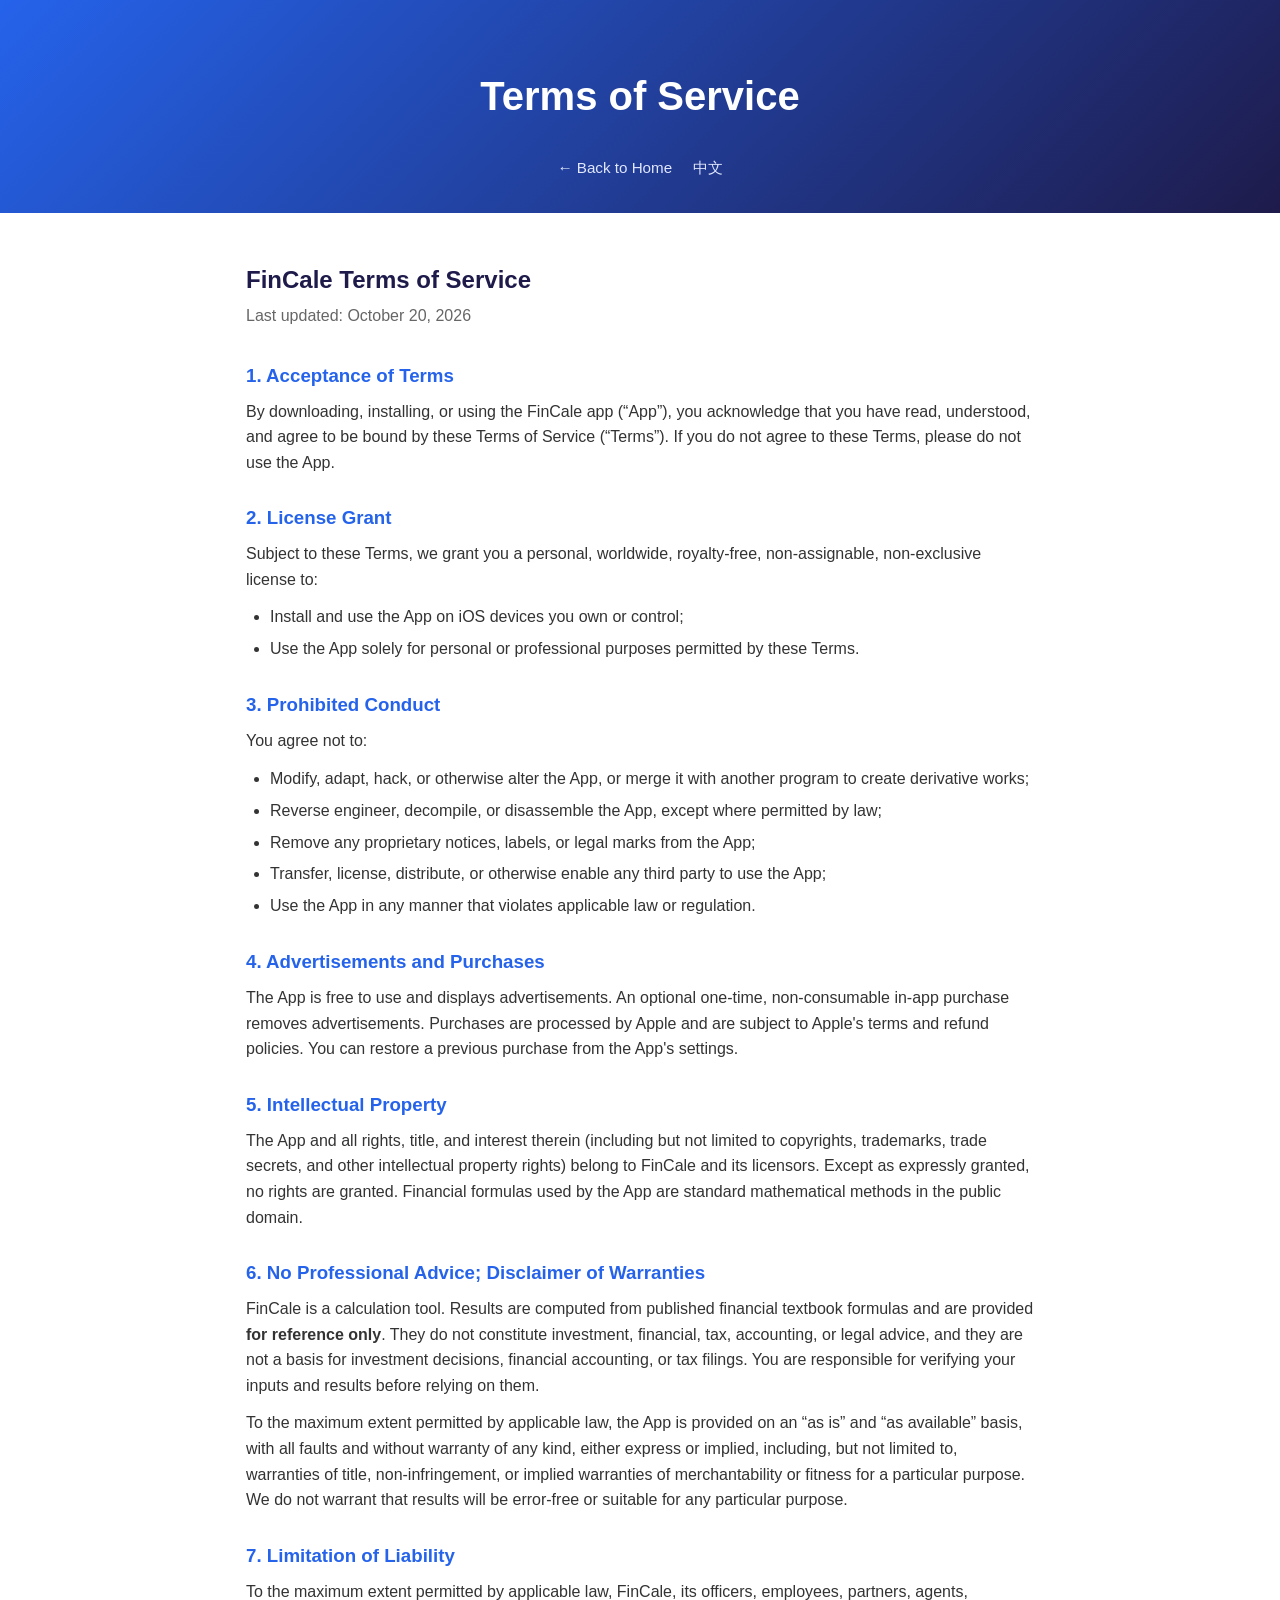
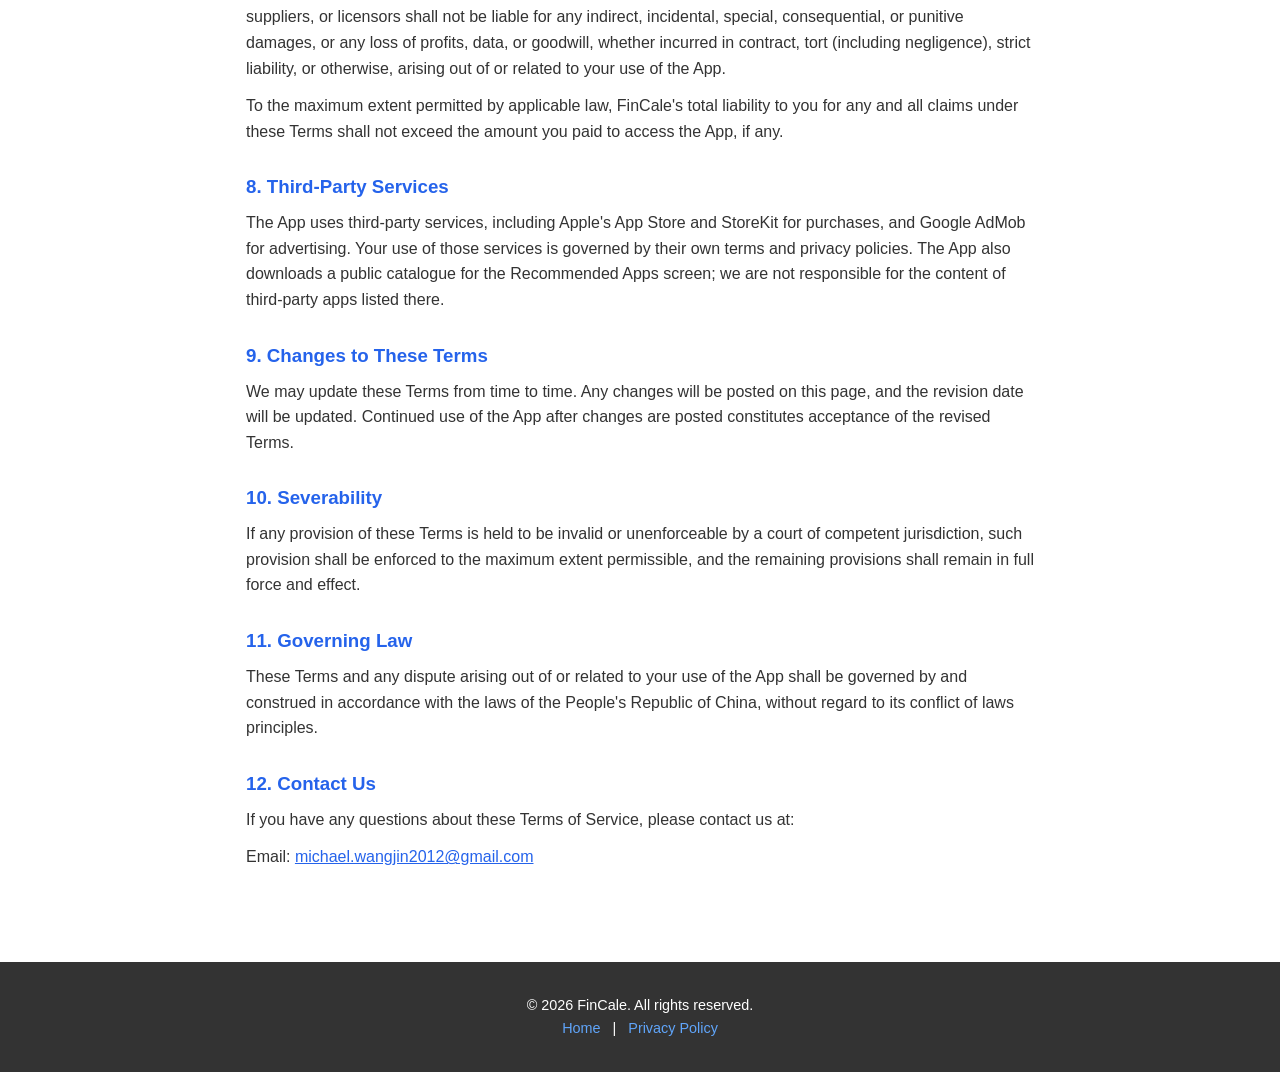
<file: terms.html>
<!DOCTYPE html>
<html lang="en">
<head>
    <meta charset="UTF-8">
    <meta name="viewport" content="width=device-width, initial-scale=1.0">
    <title>Terms of Service - FinCale</title>
    <link rel="stylesheet" href="assets/css/style.css">
</head>
<body>
    <header>
        <div class="container">
            <h1>Terms of Service</h1>
            <a href="index.html" class="back-link">← Back to Home</a>
            <a href="terms-zh.html" class="back-link">中文</a>
        </div>
    </header>

    <section class="policy-content">
        <div class="container">
            <h2>FinCale Terms of Service</h2>
            <p class="updated">Last updated: October 20, 2026</p>

            <div class="policy-section">
                <h3>1. Acceptance of Terms</h3>
                <p>By downloading, installing, or using the FinCale app (“App”), you acknowledge
                   that you have read, understood, and agree to be bound by these Terms of
                   Service (“Terms”). If you do not agree to these Terms, please do not use the
                   App.</p>
            </div>

            <div class="policy-section">
                <h3>2. License Grant</h3>
                <p>Subject to these Terms, we grant you a personal, worldwide, royalty-free,
                   non-assignable, non-exclusive license to:</p>
                <ul>
                    <li>Install and use the App on iOS devices you own or control;</li>
                    <li>Use the App solely for personal or professional purposes permitted by
                        these Terms.</li>
                </ul>
            </div>

            <div class="policy-section">
                <h3>3. Prohibited Conduct</h3>
                <p>You agree not to:</p>
                <ul>
                    <li>Modify, adapt, hack, or otherwise alter the App, or merge it with another
                        program to create derivative works;</li>
                    <li>Reverse engineer, decompile, or disassemble the App, except where
                        permitted by law;</li>
                    <li>Remove any proprietary notices, labels, or legal marks from the App;</li>
                    <li>Transfer, license, distribute, or otherwise enable any third party to use
                        the App;</li>
                    <li>Use the App in any manner that violates applicable law or regulation.</li>
                </ul>
            </div>

            <div class="policy-section">
                <h3>4. Advertisements and Purchases</h3>
                <p>The App is free to use and displays advertisements. An optional one-time,
                   non-consumable in-app purchase removes advertisements. Purchases are processed
                   by Apple and are subject to Apple's terms and refund policies. You can restore
                   a previous purchase from the App's settings.</p>
            </div>

            <div class="policy-section">
                <h3>5. Intellectual Property</h3>
                <p>The App and all rights, title, and interest therein (including but not limited
                   to copyrights, trademarks, trade secrets, and other intellectual property
                   rights) belong to FinCale and its licensors. Except as expressly granted, no
                   rights are granted. Financial formulas used by the App are standard
                   mathematical methods in the public domain.</p>
            </div>

            <div class="policy-section">
                <h3>6. No Professional Advice; Disclaimer of Warranties</h3>
                <p>FinCale is a calculation tool. Results are computed from published financial
                   textbook formulas and are provided <strong>for reference only</strong>. They do
                   not constitute investment, financial, tax, accounting, or legal advice, and they
                   are not a basis for investment decisions, financial accounting, or tax filings.
                   You are responsible for verifying your inputs and results before relying on
                   them.</p>
                <p>To the maximum extent permitted by applicable law, the App is provided on an
                   “as is” and “as available” basis, with all faults and without warranty of any
                   kind, either express or implied, including, but not limited to, warranties of
                   title, non-infringement, or implied warranties of merchantability or fitness
                   for a particular purpose. We do not warrant that results will be error-free or
                   suitable for any particular purpose.</p>
            </div>

            <div class="policy-section">
                <h3>7. Limitation of Liability</h3>
                <p>To the maximum extent permitted by applicable law, FinCale, its officers,
                   employees, partners, agents, suppliers, or licensors shall not be liable for
                   any indirect, incidental, special, consequential, or punitive damages, or any
                   loss of profits, data, or goodwill, whether incurred in contract, tort
                   (including negligence), strict liability, or otherwise, arising out of or
                   related to your use of the App.</p>
                <p>To the maximum extent permitted by applicable law, FinCale's total liability to
                   you for any and all claims under these Terms shall not exceed the amount you
                   paid to access the App, if any.</p>
            </div>

            <div class="policy-section">
                <h3>8. Third-Party Services</h3>
                <p>The App uses third-party services, including Apple's App Store and StoreKit for
                   purchases, and Google AdMob for advertising. Your use of those services is
                   governed by their own terms and privacy policies. The App also downloads a
                   public catalogue for the Recommended Apps screen; we are not responsible for
                   the content of third-party apps listed there.</p>
            </div>

            <div class="policy-section">
                <h3>9. Changes to These Terms</h3>
                <p>We may update these Terms from time to time. Any changes will be posted on
                   this page, and the revision date will be updated. Continued use of the App
                   after changes are posted constitutes acceptance of the revised Terms.</p>
            </div>

            <div class="policy-section">
                <h3>10. Severability</h3>
                <p>If any provision of these Terms is held to be invalid or unenforceable by a
                   court of competent jurisdiction, such provision shall be enforced to the
                   maximum extent permissible, and the remaining provisions shall remain in full
                   force and effect.</p>
            </div>

            <div class="policy-section">
                <h3>11. Governing Law</h3>
                <p>These Terms and any dispute arising out of or related to your use of the App
                   shall be governed by and construed in accordance with the laws of the People's
                   Republic of China, without regard to its conflict of laws principles.</p>
            </div>

            <div class="policy-section">
                <h3>12. Contact Us</h3>
                <p>If you have any questions about these Terms of Service, please contact us at:</p>
                <p>Email: <a href="mailto:michael.wangjin2012@gmail.com">michael.wangjin2012@gmail.com</a></p>
            </div>
        </div>
    </section>

    <footer>
        <div class="container">
            <p>&copy; 2026 FinCale. All rights reserved.</p>
            <p><a href="index.html">Home</a> | <a href="privacy.html">Privacy Policy</a></p>
        </div>
    </footer>
</body>
</html>
</file>
<file: assets/css/style.css>
* {
    margin: 0;
    padding: 0;
    box-sizing: border-box;
}

body {
    font-family: -apple-system, BlinkMacSystemFont, 'Segoe UI', Roboto, sans-serif;
    line-height: 1.6;
    color: #333;
    background-color: #f5f5f5;
}

a {
    color: #2563eb;
}

.container {
    width: 90%;
    max-width: 1200px;
    margin: 0 auto;
    padding: 0 1rem;
}

header {
    background: linear-gradient(135deg, #2563eb, #1e1b4b);
    color: white;
    text-align: center;
    padding: 4rem 0 2rem;
}

header h1 {
    font-size: 2.5rem;
    margin-bottom: 1rem;
}

header p {
    font-size: 1.2rem;
    opacity: 0.9;
    max-width: 760px;
    margin: 0 auto;
}

header a {
    color: white;
}

.back-link {
    display: inline-block;
    margin: 0.75rem 0.5rem 0;
    color: #e0e7ff;
    text-decoration: none;
    font-size: 0.95rem;
}

.back-link:hover {
    text-decoration: underline;
}

.features {
    padding: 4rem 0;
    background-color: white;
}

.features h2 {
    text-align: center;
    margin-bottom: 3rem;
    color: #2563eb;
}

.feature-grid {
    display: grid;
    grid-template-columns: repeat(auto-fit, minmax(280px, 1fr));
    gap: 2rem;
}

.feature-card {
    background: #f8fafc;
    border-radius: 12px;
    padding: 2rem;
    box-shadow: 0 4px 6px rgba(0, 0, 0, 0.1);
    transition: transform 0.3s ease, box-shadow 0.3s ease;
}

.feature-card:hover {
    transform: translateY(-5px);
    box-shadow: 0 8px 15px rgba(0, 0, 0, 0.1);
}

.feature-card h3 {
    color: #2563eb;
    margin-bottom: 0.5rem;
    display: flex;
    align-items: center;
    gap: 0.5rem;
}

.compliance {
    padding: 4rem 0;
    background-color: #f8f9fa;
}

.compliance h2 {
    text-align: center;
    margin-bottom: 2rem;
    color: #2563eb;
}

.compliance-points {
    background: white;
    border-radius: 12px;
    padding: 2rem;
    box-shadow: 0 2px 4px rgba(0, 0, 0, 0.1);
}

.compliance-points h3 {
    color: #2563eb;
    margin: 1.5rem 0 0.5rem;
}

.compliance-points h3:first-child {
    margin-top: 0;
}

.compliance-points p {
    margin-bottom: 0.75rem;
}

.compliance-points ul {
    margin-left: 1.5rem;
    margin-bottom: 1.5rem;
}

.compliance-points li {
    margin-bottom: 0.5rem;
    line-height: 1.6;
}

.compliance-points code {
    background: #f1f5f9;
    padding: 0.2rem 0.4rem;
    border-radius: 4px;
    font-family: 'Courier New', Courier, monospace;
    font-size: 0.9rem;
}

.policy-content {
    padding: 3rem 0 4rem;
    background-color: white;
}

.policy-content .container {
    max-width: 820px;
}

.policy-content h2 {
    color: #1e1b4b;
    margin-bottom: 0.25rem;
}

.policy-content .updated {
    color: #666;
    margin-bottom: 2rem;
}

.policy-section {
    margin-bottom: 1.75rem;
}

.policy-section h3 {
    color: #2563eb;
    margin-bottom: 0.5rem;
}

.policy-section p {
    margin-bottom: 0.75rem;
}

.policy-section ul {
    margin: 0 0 0.75rem 1.5rem;
}

.policy-section li {
    margin-bottom: 0.4rem;
}

.download {
    padding: 4rem 0;
    text-align: center;
    background: linear-gradient(135deg, #2563eb, #1e1b4b);
    color: white;
}

.download h2 {
    margin-bottom: 1.5rem;
}

.download p {
    margin-bottom: 1rem;
    opacity: 0.9;
    max-width: 600px;
    margin-left: auto;
    margin-right: auto;
}

.download a {
    color: white;
    text-decoration: underline;
}

footer {
    text-align: center;
    padding: 2rem 0;
    background-color: #333;
    color: white;
    font-size: 0.9rem;
}

footer a {
    color: #60a5fa;
    text-decoration: none;
    margin: 0 0.5rem;
}

footer a:hover {
    text-decoration: underline;
}

@media (max-width: 768px) {
    header h1 {
        font-size: 2rem;
    }

    header p {
        font-size: 1rem;
    }

    .features h2,
    .compliance h2 {
        font-size: 1.8rem;
    }

    .feature-card {
        padding: 1.5rem;
    }
}
</file>
